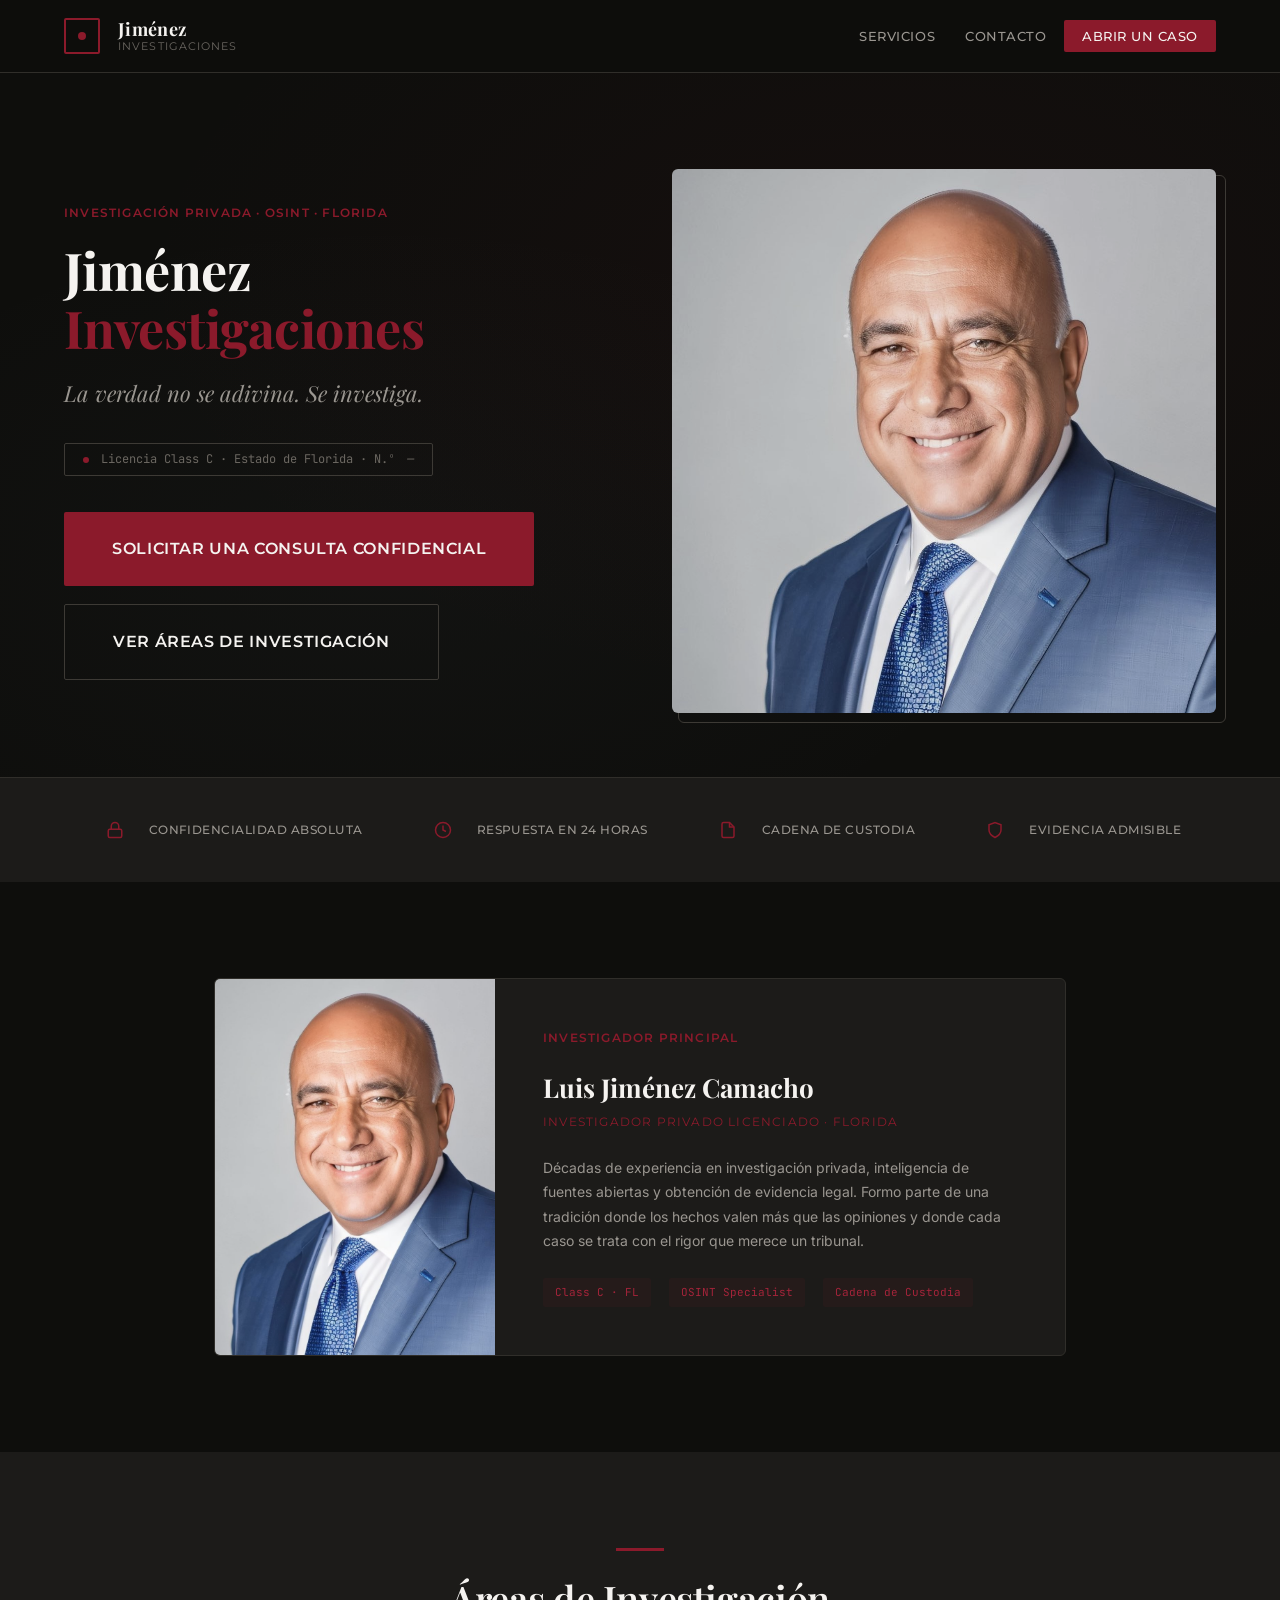
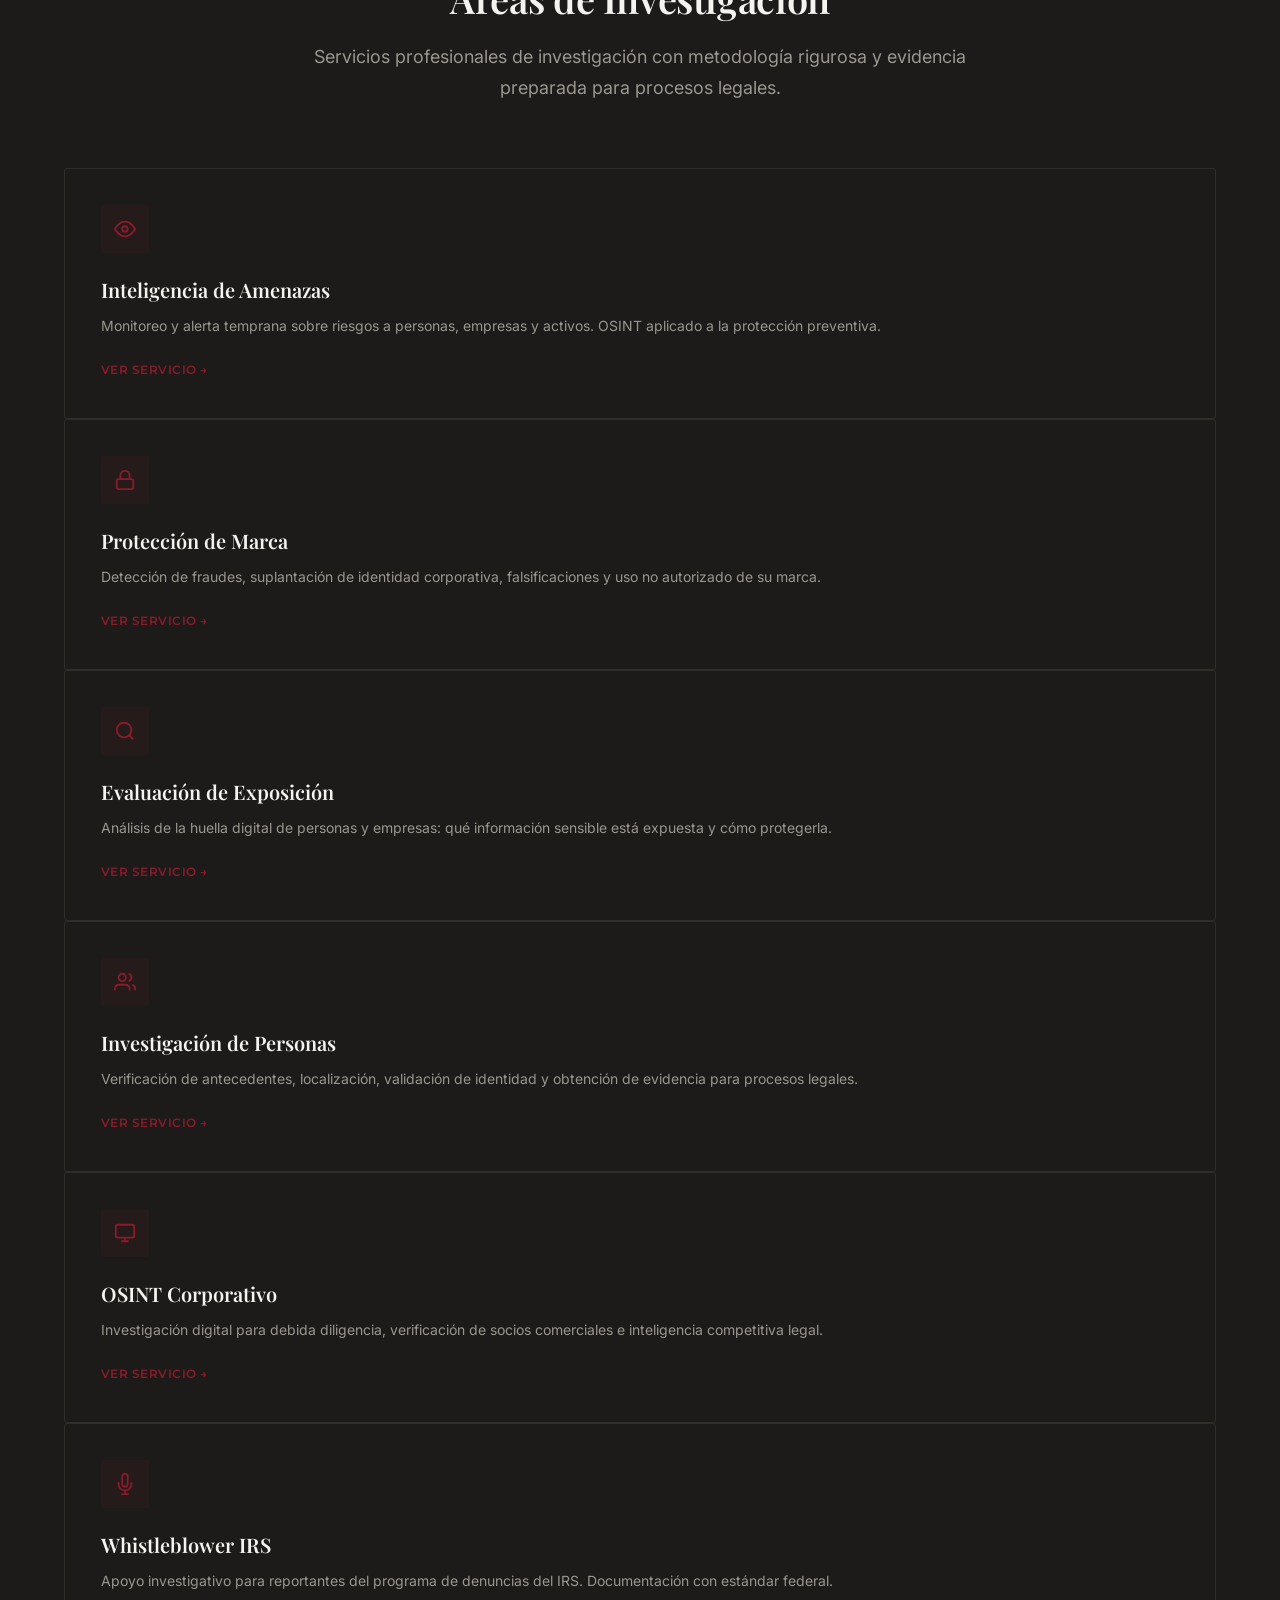
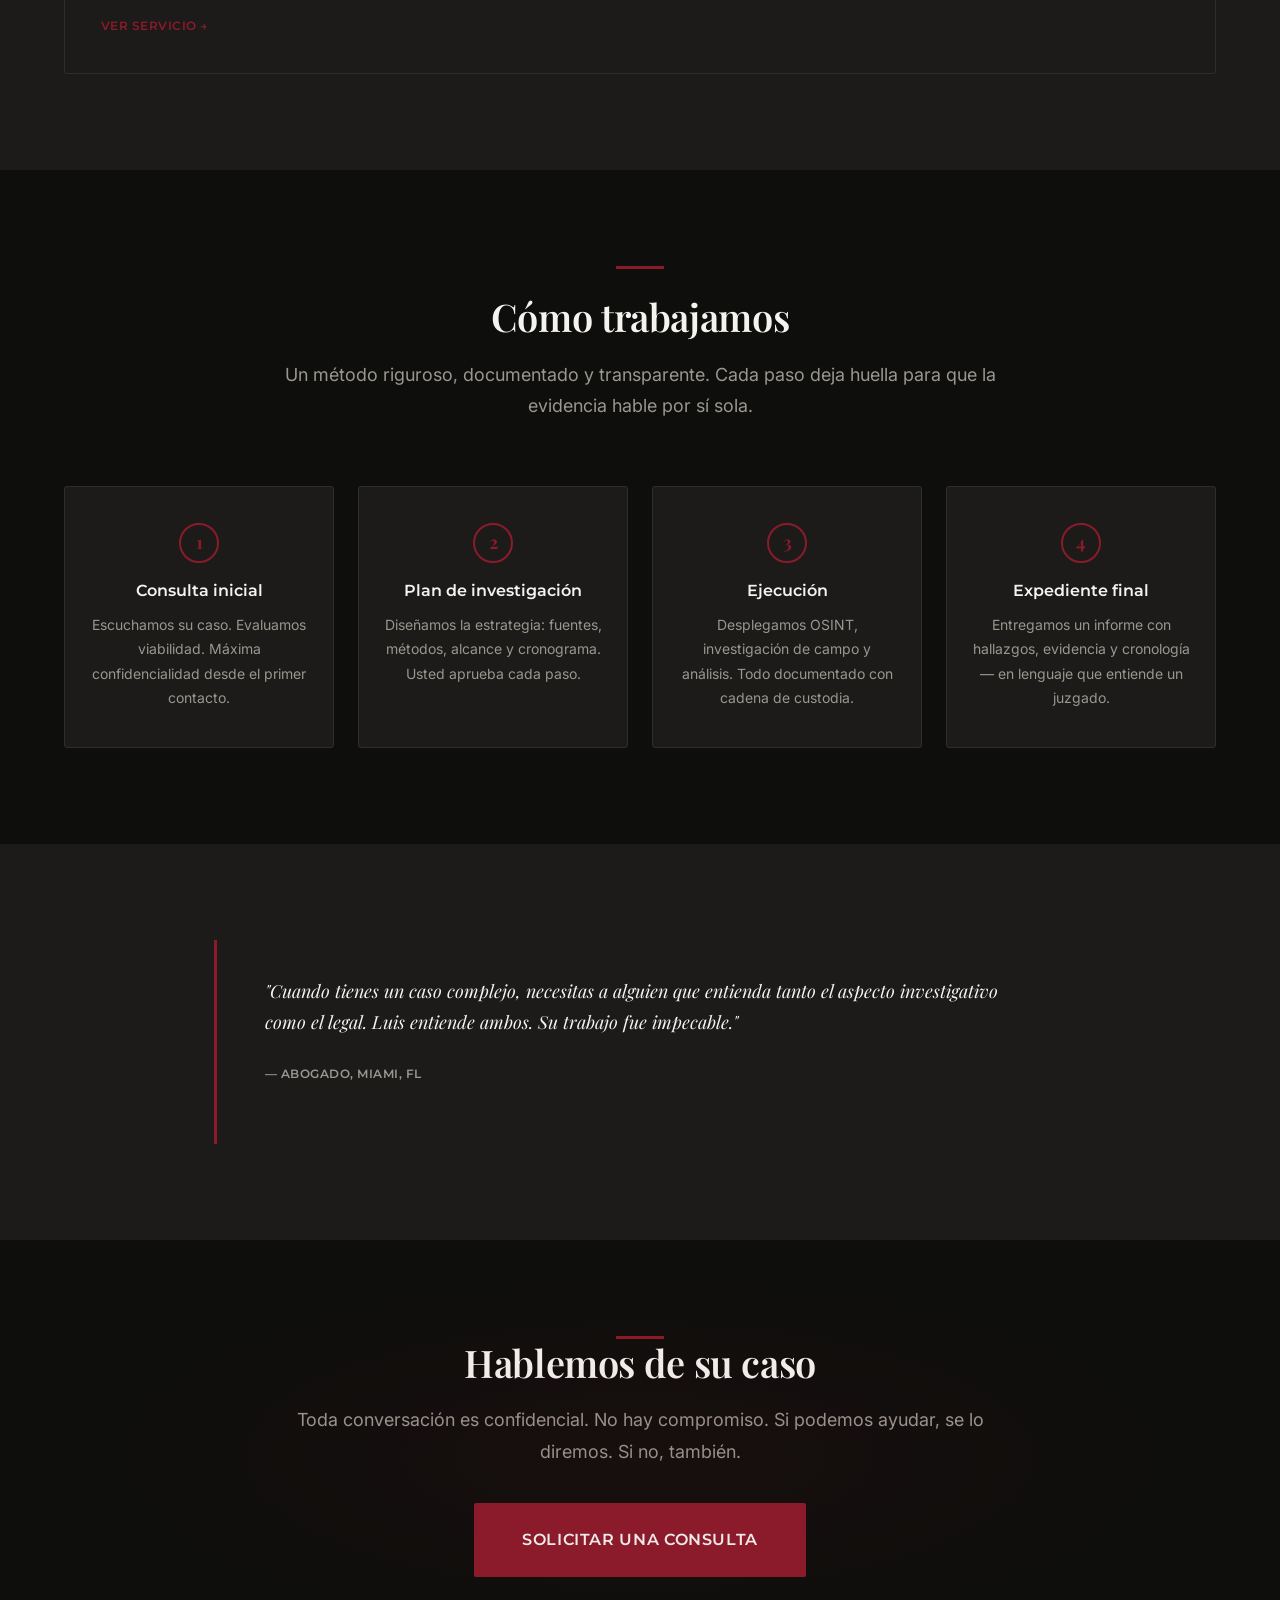
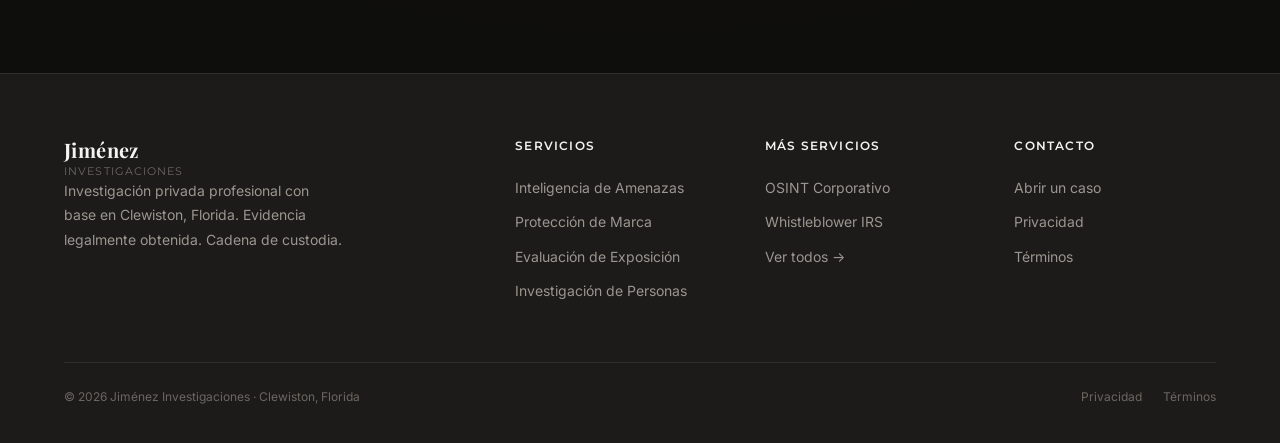
<file: index.html>
<!doctype html>
<html lang="es">
<head>
<meta charset="utf-8"/>
<meta name="viewport" content="width=device-width, initial-scale=1"/>
<title>Jiménez Investigaciones · Investigación Privada &amp; OSINT · Florida</title>
<meta name="description" content="Investigación privada profesional, OSINT y evidencia legalmente obtenida. Liderado por Luis Jiménez Camacho. Clewiston, Florida. La verdad no se adivina. Se investiga."/>
<meta property="og:title" content="Jiménez Investigaciones"/>
<meta property="og:description" content="Investigación privada profesional, OSINT y evidencia legal. Florida."/>
<meta property="og:type" content="website"/>
<link rel="icon" href="data:image/svg+xml,<svg xmlns='http://www.w3.org/2000/svg' viewBox='0 0 32 32'><rect width='32' height='32' rx='4' fill='%230E0E0C'/><rect x='4' y='4' width='24' height='24' rx='3' fill='none' stroke='%238B1A2B' stroke-width='2'/><circle cx='16' cy='16' r='4' fill='%238B1A2B'/></svg>"/>
<link rel="stylesheet" href="assets/styles.css"/>
</head>
<body>

<header class="site-header">
  <div class="site-header__inner">
    <a href="index.html" class="brand">
      <div class="brand__mark"></div>
      <span class="brand__name">Jiménez <small>Investigaciones</small></span>
    </a>
    <button class="nav-toggle" onclick="document.querySelector('.nav').classList.toggle('is-open')" aria-label="Menú">
      <svg width="24" height="24" viewBox="0 0 24 24" fill="none" stroke="currentColor" stroke-width="2"><path d="M3 6h18M3 12h18M3 18h18"/></svg>
    </button>
    <nav class="nav">
      <a href="servicios.html">Servicios</a>
      <a href="contacto.html">Contacto</a>
      <a href="contacto.html" class="cta-nav">Abrir un caso</a>
    </nav>
  </div>
</header>

<main>
  <!-- HERO -->
  <section class="hero">
    <div class="hero__inner">
      <div class="hero__content">
        <p class="hero__eyebrow">Investigación Privada · OSINT · Florida</p>
        <h1 class="hero__title">Jiménez <span class="accent">Investigaciones</span></h1>
        <p class="hero__tagline">La verdad no se adivina. Se investiga.</p>
        <div class="hero__license">
          <span class="dot"></span>
          Licencia Class C · Estado de Florida · N.º <em>—</em>
        </div>
        <div class="hero__actions">
          <a href="contacto.html" class="btn btn--primary btn--lg">Solicitar una consulta confidencial</a>
          <a href="servicios.html" class="btn btn--outline btn--lg">Ver áreas de investigación</a>
        </div>
      </div>
      <div class="hero__image">
        <img src="assets/founder-luis-jimenez.jpg" alt="Luis Jiménez Camacho — Investigador Principal" width="500" height="600" loading="eager"/>
      </div>
    </div>
  </section>

  <!-- TRUST BAR -->
  <section class="section--panel section--border-top">
    <div class="container">
      <div class="trust-bar">
        <div class="trust-item">
          <span class="trust-item__icon">
            <svg viewBox="0 0 24 24" fill="none" stroke="currentColor" stroke-width="2"><rect x="3" y="11" width="18" height="11" rx="2"/><path d="M7 11V7a5 5 0 0110 0v4"/></svg>
          </span>
          Confidencialidad absoluta
        </div>
        <div class="trust-item">
          <span class="trust-item__icon">
            <svg viewBox="0 0 24 24" fill="none" stroke="currentColor" stroke-width="2"><circle cx="12" cy="12" r="10"/><polyline points="12 6 12 12 16 14"/></svg>
          </span>
          Respuesta en 24 horas
        </div>
        <div class="trust-item">
          <span class="trust-item__icon">
            <svg viewBox="0 0 24 24" fill="none" stroke="currentColor" stroke-width="2"><path d="M14 2H6a2 2 0 00-2 2v16a2 2 0 002 2h12a2 2 0 002-2V8z"/><polyline points="14 2 14 8 20 8"/></svg>
          </span>
          Cadena de custodia
        </div>
        <div class="trust-item">
          <span class="trust-item__icon">
            <svg viewBox="0 0 24 24" fill="none" stroke="currentColor" stroke-width="2"><path d="M12 22s8-4 8-10V5l-8-3-8 3v7c0 6 8 10 8 10z"/></svg>
          </span>
          Evidencia admisible
        </div>
      </div>
    </div>
  </section>

  <!-- SOBRE EL FUNDADOR -->
  <section class="section">
    <div class="container container--narrow">
      <div class="founder-card">
        <div class="founder-card__image">
          <img src="assets/founder-luis-jimenez.jpg" alt="Luis Jiménez Camacho" width="280" height="380" loading="lazy"/>
        </div>
        <div class="founder-card__content">
          <p class="eyebrow">Investigador Principal</p>
          <h3 class="founder-card__name">Luis Jiménez Camacho</h3>
          <p class="founder-card__title">Investigador Privado Licenciado · Florida</p>
          <p class="founder-card__bio">Décadas de experiencia en investigación privada, inteligencia de fuentes abiertas y obtención de evidencia legal. Formo parte de una tradición donde los hechos valen más que las opiniones y donde cada caso se trata con el rigor que merece un tribunal.</p>
          <div class="founder-card__creds">
            <span class="cred-badge">Class C · FL</span>
            <span class="cred-badge">OSINT Specialist</span>
            <span class="cred-badge">Cadena de Custodia</span>
          </div>
        </div>
      </div>
    </div>
  </section>

  <!-- SERVICIOS DESTACADOS -->
  <section class="section section--panel">
    <div class="container">
      <div class="section__header">
        <div class="accent-line"></div>
        <h2>Áreas de Investigación</h2>
        <p>Servicios profesionales de investigación con metodología rigurosa y evidencia preparada para procesos legales.</p>
      </div>
      <div class="card-grid--3">
        <div class="card">
          <div class="card__icon">
            <svg viewBox="0 0 24 24" fill="none" stroke="currentColor" stroke-width="2"><path d="M1 12s4-8 11-8 11 8 11 8-4 8-11 8-11-8-11-8z"/><circle cx="12" cy="12" r="3"/></svg>
          </div>
          <h3>Inteligencia de Amenazas</h3>
          <p>Monitoreo y alerta temprana sobre riesgos a personas, empresas y activos. OSINT aplicado a la protección preventiva.</p>
          <a href="servicios.html#threat-intelligence" class="card__link">Ver servicio →</a>
        </div>
        <div class="card">
          <div class="card__icon">
            <svg viewBox="0 0 24 24" fill="none" stroke="currentColor" stroke-width="2"><rect x="3" y="11" width="18" height="11" rx="2"/><path d="M7 11V7a5 5 0 0110 0v4"/></svg>
          </div>
          <h3>Protección de Marca</h3>
          <p>Detección de fraudes, suplantación de identidad corporativa, falsificaciones y uso no autorizado de su marca.</p>
          <a href="servicios.html#brand-protection" class="card__link">Ver servicio →</a>
        </div>
        <div class="card">
          <div class="card__icon">
            <svg viewBox="0 0 24 24" fill="none" stroke="currentColor" stroke-width="2"><circle cx="11" cy="11" r="8"/><path d="M21 21l-4.35-4.35"/></svg>
          </div>
          <h3>Evaluación de Exposición</h3>
          <p>Análisis de la huella digital de personas y empresas: qué información sensible está expuesta y cómo protegerla.</p>
          <a href="servicios.html#exposure-assessment" class="card__link">Ver servicio →</a>
        </div>
        <div class="card">
          <div class="card__icon">
            <svg viewBox="0 0 24 24" fill="none" stroke="currentColor" stroke-width="2"><path d="M17 21v-2a4 4 0 00-4-4H5a4 4 0 00-4 4v2"/><circle cx="9" cy="7" r="4"/><path d="M23 21v-2a4 4 0 00-3-3.87M16 3.13a4 4 0 010 7.75"/></svg>
          </div>
          <h3>Investigación de Personas</h3>
          <p>Verificación de antecedentes, localización, validación de identidad y obtención de evidencia para procesos legales.</p>
          <a href="servicios.html#investigacion-personas" class="card__link">Ver servicio →</a>
        </div>
        <div class="card">
          <div class="card__icon">
            <svg viewBox="0 0 24 24" fill="none" stroke="currentColor" stroke-width="2"><rect x="2" y="3" width="20" height="14" rx="2"/><line x1="8" y1="21" x2="16" y2="21"/><line x1="12" y1="17" x2="12" y2="21"/></svg>
          </div>
          <h3>OSINT Corporativo</h3>
          <p>Investigación digital para debida diligencia, verificación de socios comerciales e inteligencia competitiva legal.</p>
          <a href="servicios.html#osint-corporativo" class="card__link">Ver servicio →</a>
        </div>
        <div class="card">
          <div class="card__icon">
            <svg viewBox="0 0 24 24" fill="none" stroke="currentColor" stroke-width="2"><path d="M12 1a3 3 0 00-3 3v8a3 3 0 006 0V4a3 3 0 00-3-3z"/><path d="M19 10v2a7 7 0 01-14 0v-2"/><line x1="12" y1="19" x2="12" y2="23"/><line x1="8" y1="23" x2="16" y2="23"/></svg>
          </div>
          <h3>Whistleblower IRS</h3>
          <p>Apoyo investigativo para reportantes del programa de denuncias del IRS. Documentación con estándar federal.</p>
          <a href="servicios.html#whistleblower" class="card__link">Ver servicio →</a>
        </div>
      </div>
    </div>
  </section>

  <!-- PROCESO -->
  <section class="section">
    <div class="container">
      <div class="section__header">
        <div class="accent-line"></div>
        <h2>Cómo trabajamos</h2>
        <p>Un método riguroso, documentado y transparente. Cada paso deja huella para que la evidencia hable por sí sola.</p>
      </div>
      <div class="process-steps">
        <div class="process-step">
          <div class="process-step__number">1</div>
          <h4>Consulta inicial</h4>
          <p>Escuchamos su caso. Evaluamos viabilidad. Máxima confidencialidad desde el primer contacto.</p>
        </div>
        <div class="process-step">
          <div class="process-step__number">2</div>
          <h4>Plan de investigación</h4>
          <p>Diseñamos la estrategia: fuentes, métodos, alcance y cronograma. Usted aprueba cada paso.</p>
        </div>
        <div class="process-step">
          <div class="process-step__number">3</div>
          <h4>Ejecución</h4>
          <p>Desplegamos OSINT, investigación de campo y análisis. Todo documentado con cadena de custodia.</p>
        </div>
        <div class="process-step">
          <div class="process-step__number">4</div>
          <h4>Expediente final</h4>
          <p>Entregamos un informe con hallazgos, evidencia y cronología — en lenguaje que entiende un juzgado.</p>
        </div>
      </div>
    </div>
  </section>

  <!-- TESTIMONIAL -->
  <section class="section section--panel">
    <div class="container container--narrow">
      <div class="testimonial">
        <p class="testimonial__text">"Cuando tienes un caso complejo, necesitas a alguien que entienda tanto el aspecto investigativo como el legal. Luis entiende ambos. Su trabajo fue impecable."</p>
        <p class="testimonial__author">— Abogado, Miami, FL</p>
      </div>
    </div>
  </section>

  <!-- CTA -->
  <section class="cta-section">
    <div class="container container--narrow">
      <div class="accent-line accent-line--center"></div>
      <h2>Hablemos de su caso</h2>
      <p>Toda conversación es confidencial. No hay compromiso. Si podemos ayudar, se lo diremos. Si no, también.</p>
      <a href="contacto.html" class="btn btn--primary btn--lg">Solicitar una consulta</a>
    </div>
  </section>
</main>

<footer class="site-footer">
  <div class="container">
    <div class="footer__grid">
      <div class="footer__brand">
        <span class="brand__name">Jiménez <small>Investigaciones</small></span>
        <p>Investigación privada profesional con base en Clewiston, Florida. Evidencia legalmente obtenida. Cadena de custodia.</p>
      </div>
      <div class="footer__col">
        <h4>Servicios</h4>
        <a href="servicios.html#threat-intelligence">Inteligencia de Amenazas</a>
        <a href="servicios.html#brand-protection">Protección de Marca</a>
        <a href="servicios.html#exposure-assessment">Evaluación de Exposición</a>
        <a href="servicios.html#investigacion-personas">Investigación de Personas</a>
      </div>
      <div class="footer__col">
        <h4>Más servicios</h4>
        <a href="servicios.html#osint-corporativo">OSINT Corporativo</a>
        <a href="servicios.html#whistleblower">Whistleblower IRS</a>
        <a href="servicios.html">Ver todos →</a>
      </div>
      <div class="footer__col">
        <h4>Contacto</h4>
        <a href="contacto.html">Abrir un caso</a>
        <a href="privacidad.html">Privacidad</a>
        <a href="terminos.html">Términos</a>
      </div>
    </div>
    <div class="footer__bottom">
      <span>© 2026 Jiménez Investigaciones · Clewiston, Florida</span>
      <span>
        <a href="privacidad.html">Privacidad</a>
        <a href="terminos.html">Términos</a>
      </span>
    </div>
  </div>
</footer>

<script>
document.querySelectorAll('.nav a').forEach(function(link) {
  link.addEventListener('click', function() {
    document.querySelector('.nav').classList.remove('is-open');
  });
});
</script>
</body>
</html>
</file>
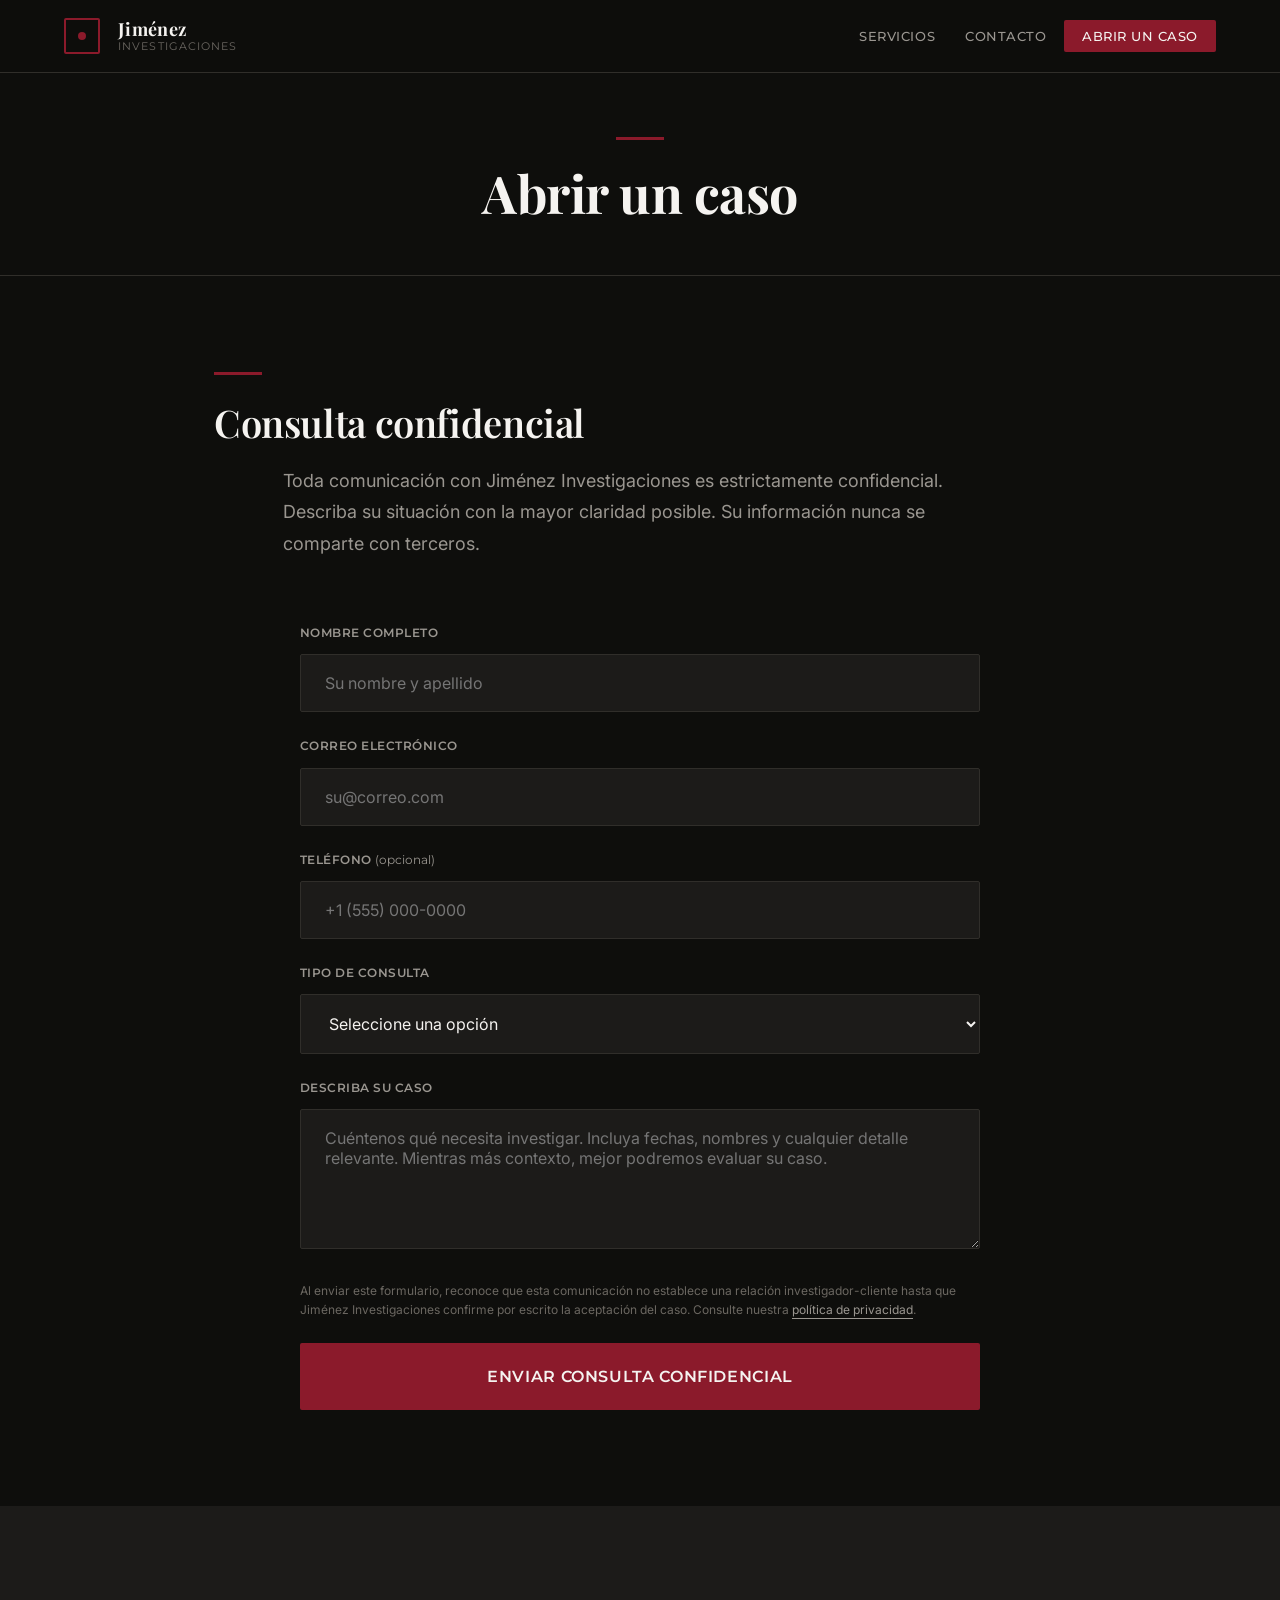
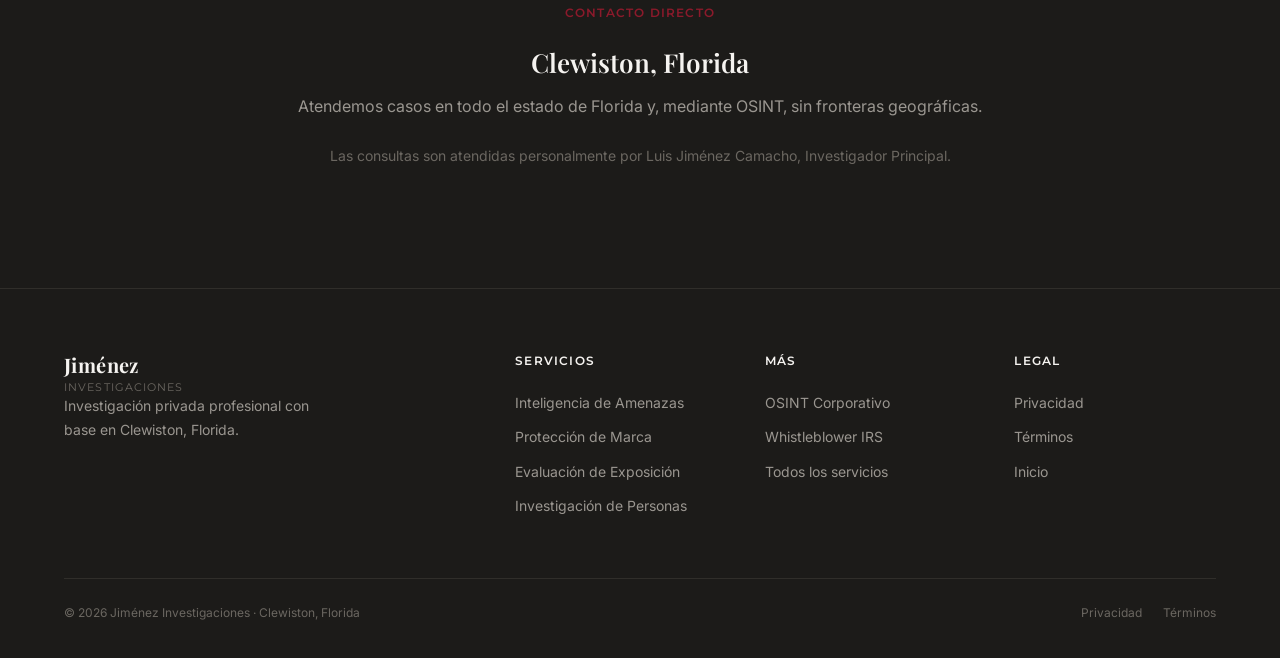
<file: contacto.html>
<!doctype html>
<html lang="es">
<head>
<meta charset="utf-8"/>
<meta name="viewport" content="width=device-width, initial-scale=1"/>
<title>Contacto · Jiménez Investigaciones</title>
<meta name="description" content="Solicite una consulta confidencial. Toda comunicación es privada y sin compromiso."/>
<meta property="og:title" content="Contacto · Jiménez Investigaciones"/>
<meta property="og:description" content="Consulta confidencial sin compromiso."/>
<meta property="og:type" content="website"/>
<link rel="icon" href="data:image/svg+xml,<svg xmlns='http://www.w3.org/2000/svg' viewBox='0 0 32 32'><rect width='32' height='32' rx='4' fill='%230E0E0C'/><rect x='4' y='4' width='24' height='24' rx='3' fill='none' stroke='%238B1A2B' stroke-width='2'/><circle cx='16' cy='16' r='4' fill='%238B1A2B'/></svg>"/>
<link rel="stylesheet" href="assets/styles.css"/>
</head>
<body>

<header class="site-header">
  <div class="site-header__inner">
    <a href="index.html" class="brand">
      <div class="brand__mark"></div>
      <span class="brand__name">Jiménez <small>Investigaciones</small></span>
    </a>
    <button class="nav-toggle" onclick="document.querySelector('.nav').classList.toggle('is-open')" aria-label="Menú">
      <svg width="24" height="24" viewBox="0 0 24 24" fill="none" stroke="currentColor" stroke-width="2"><path d="M3 6h18M3 12h18M3 18h18"/></svg>
    </button>
    <nav class="nav">
      <a href="servicios.html">Servicios</a>
      <a href="contacto.html">Contacto</a>
      <a href="contacto.html" class="cta-nav">Abrir un caso</a>
    </nav>
  </div>
</header>

<main>
  <section class="page-header">
    <div class="container">
      <div class="accent-line"></div>
      <h1>Abrir un caso</h1>
    </div>
  </section>

  <section class="section">
    <div class="container container--narrow">
      <div class="section__header section__header--left">
        <div class="accent-line"></div>
        <h2>Consulta confidencial</h2>
        <p>Toda comunicación con Jiménez Investigaciones es estrictamente confidencial. Describa su situación con la mayor claridad posible. Su información nunca se comparte con terceros.</p>
      </div>

      <form class="form" action="#" method="POST" netlify data-netlify="true" name="contacto">
        <input type="hidden" name="form-name" value="contacto"/>

        <div class="form-group">
          <label for="nombre">Nombre completo</label>
          <input type="text" id="nombre" name="nombre" required placeholder="Su nombre y apellido"/>
        </div>

        <div class="form-group">
          <label for="email">Correo electrónico</label>
          <input type="email" id="email" name="email" required placeholder="su@correo.com"/>
        </div>

        <div class="form-group">
          <label for="telefono">Teléfono <span style="font-weight:400;text-transform:none;letter-spacing:0;">(opcional)</span></label>
          <input type="tel" id="telefono" name="telefono" placeholder="+1 (555) 000-0000"/>
        </div>

        <div class="form-group">
          <label for="tipo">Tipo de consulta</label>
          <select id="tipo" name="tipo">
            <option value="">Seleccione una opción</option>
            <option value="amenazas">Inteligencia de Amenazas</option>
            <option value="marca">Protección de Marca</option>
            <option value="exposicion">Evaluación de Exposición</option>
            <option value="personas">Investigación de Personas</option>
            <option value="corporativo">OSINT Corporativo</option>
            <option value="whistleblower">Whistleblower IRS</option>
            <option value="otro">Otro / No estoy seguro</option>
          </select>
        </div>

        <div class="form-group">
          <label for="mensaje">Describa su caso</label>
          <textarea id="mensaje" name="mensaje" required placeholder="Cuéntenos qué necesita investigar. Incluya fechas, nombres y cualquier detalle relevante. Mientras más contexto, mejor podremos evaluar su caso."></textarea>
        </div>

        <p class="form-disclaimer">
          Al enviar este formulario, reconoce que esta comunicación no establece una relación investigador-cliente hasta que Jiménez Investigaciones confirme por escrito la aceptación del caso. Consulte nuestra <a href="privacidad.html">política de privacidad</a>.
        </p>

        <button type="submit" class="btn btn--primary btn--lg" style="width:100%;justify-content:center;">Enviar consulta confidencial</button>
      </form>
    </div>
  </section>

  <section class="section section--panel">
    <div class="container container--narrow" style="text-align:center;">
      <p class="eyebrow">Contacto directo</p>
      <h3 style="margin-bottom:var(--space-2);">Clewiston, Florida</h3>
      <p style="color:var(--fg-muted);">Atendemos casos en todo el estado de Florida y, mediante OSINT, sin fronteras geográficas.</p>
      <p style="font-size:var(--fs-body-sm);color:var(--ji-muted-2);margin-top:var(--space-4);">
        Las consultas son atendidas personalmente por Luis Jiménez Camacho, Investigador Principal.
      </p>
    </div>
  </section>
</main>

<footer class="site-footer">
  <div class="container">
    <div class="footer__grid">
      <div class="footer__brand">
        <span class="brand__name">Jiménez <small>Investigaciones</small></span>
        <p>Investigación privada profesional con base en Clewiston, Florida.</p>
      </div>
      <div class="footer__col">
        <h4>Servicios</h4>
        <a href="servicios.html#threat-intelligence">Inteligencia de Amenazas</a>
        <a href="servicios.html#brand-protection">Protección de Marca</a>
        <a href="servicios.html#exposure-assessment">Evaluación de Exposición</a>
        <a href="servicios.html#investigacion-personas">Investigación de Personas</a>
      </div>
      <div class="footer__col">
        <h4>Más</h4>
        <a href="servicios.html#osint-corporativo">OSINT Corporativo</a>
        <a href="servicios.html#whistleblower">Whistleblower IRS</a>
        <a href="servicios.html">Todos los servicios</a>
      </div>
      <div class="footer__col">
        <h4>Legal</h4>
        <a href="privacidad.html">Privacidad</a>
        <a href="terminos.html">Términos</a>
        <a href="index.html">Inicio</a>
      </div>
    </div>
    <div class="footer__bottom">
      <span>© 2026 Jiménez Investigaciones · Clewiston, Florida</span>
      <span>
        <a href="privacidad.html">Privacidad</a>
        <a href="terminos.html">Términos</a>
      </span>
    </div>
  </div>
</footer>

<script>
document.querySelectorAll('.nav a').forEach(function(link) {
  link.addEventListener('click', function() {
    document.querySelector('.nav').classList.remove('is-open');
  });
});
</script>
</body>
</html>
</file>
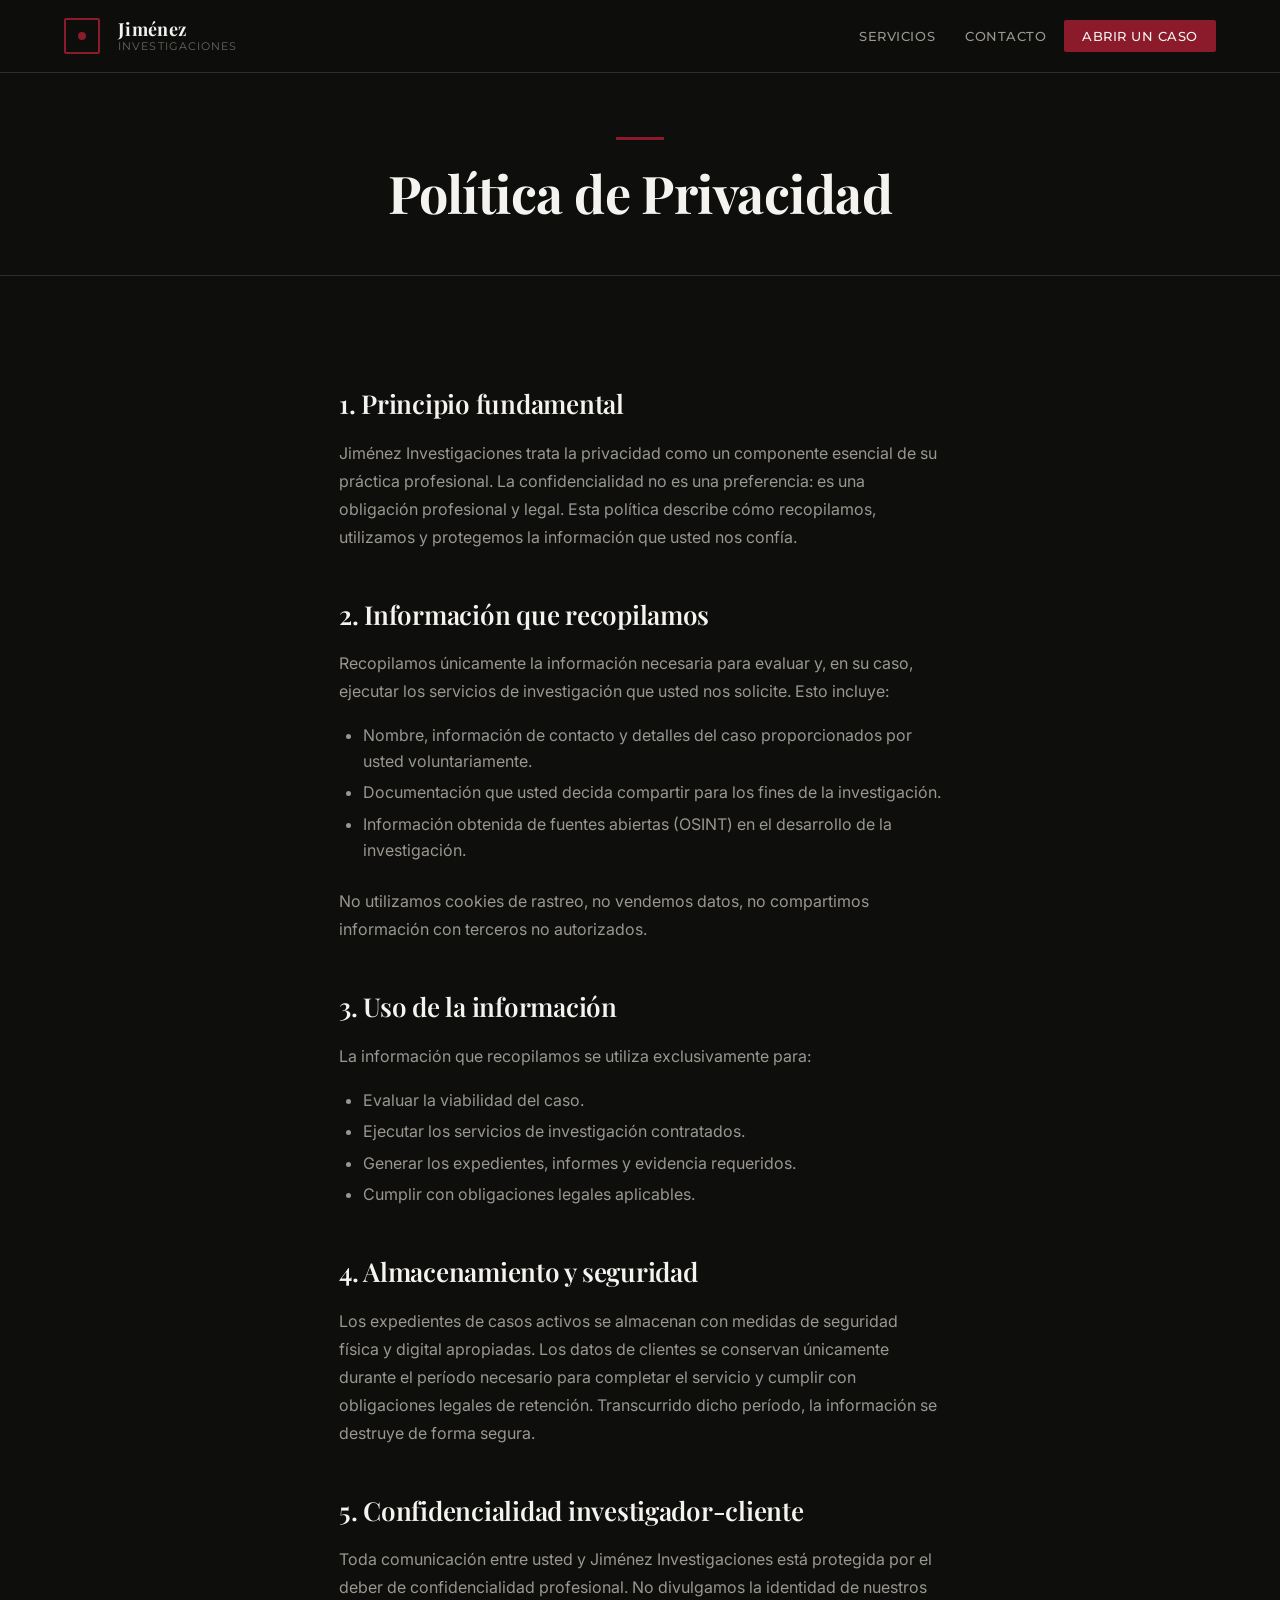
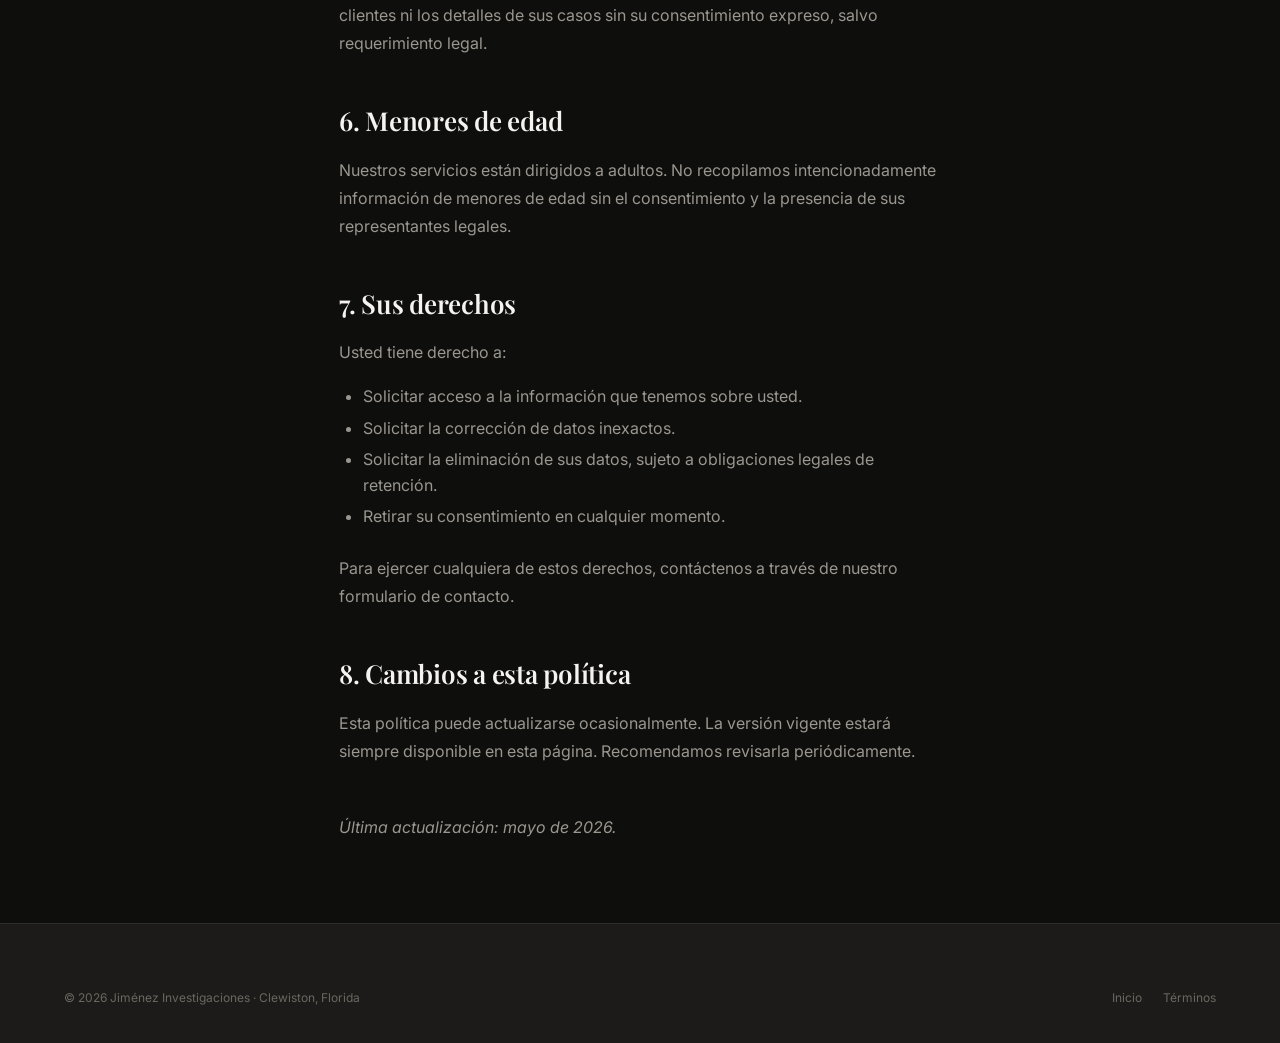
<file: privacidad.html>
<!doctype html>
<html lang="es">
<head>
<meta charset="utf-8"/>
<meta name="viewport" content="width=device-width, initial-scale=1"/>
<title>Privacidad · Jiménez Investigaciones</title>
<meta name="description" content="Política de privacidad — cómo protegemos su información."/>
<meta property="og:title" content="Política de Privacidad · Jiménez Investigaciones"/>
<meta property="og:type" content="website"/>
<link rel="icon" href="data:image/svg+xml,<svg xmlns='http://www.w3.org/2000/svg' viewBox='0 0 32 32'><rect width='32' height='32' rx='4' fill='%230E0E0C'/><rect x='4' y='4' width='24' height='24' rx='3' fill='none' stroke='%238B1A2B' stroke-width='2'/><circle cx='16' cy='16' r='4' fill='%238B1A2B'/></svg>"/>
<link rel="stylesheet" href="assets/styles.css"/>
</head>
<body>

<header class="site-header">
  <div class="site-header__inner">
    <a href="index.html" class="brand">
      <div class="brand__mark"></div>
      <span class="brand__name">Jiménez <small>Investigaciones</small></span>
    </a>
    <button class="nav-toggle" onclick="document.querySelector('.nav').classList.toggle('is-open')" aria-label="Menú">
      <svg width="24" height="24" viewBox="0 0 24 24" fill="none" stroke="currentColor" stroke-width="2"><path d="M3 6h18M3 12h18M3 18h18"/></svg>
    </button>
    <nav class="nav">
      <a href="servicios.html">Servicios</a>
      <a href="contacto.html">Contacto</a>
      <a href="contacto.html" class="cta-nav">Abrir un caso</a>
    </nav>
  </div>
</header>

<main>
  <section class="page-header">
    <div class="container">
      <div class="accent-line"></div>
      <h1>Política de Privacidad</h1>
    </div>
  </section>

  <article class="prose">
    <h2>1. Principio fundamental</h2>
    <p>Jiménez Investigaciones trata la privacidad como un componente esencial de su práctica profesional. La confidencialidad no es una preferencia: es una obligación profesional y legal. Esta política describe cómo recopilamos, utilizamos y protegemos la información que usted nos confía.</p>

    <h2>2. Información que recopilamos</h2>
    <p>Recopilamos únicamente la información necesaria para evaluar y, en su caso, ejecutar los servicios de investigación que usted nos solicite. Esto incluye:</p>
    <ul>
      <li>Nombre, información de contacto y detalles del caso proporcionados por usted voluntariamente.</li>
      <li>Documentación que usted decida compartir para los fines de la investigación.</li>
      <li>Información obtenida de fuentes abiertas (OSINT) en el desarrollo de la investigación.</li>
    </ul>
    <p>No utilizamos cookies de rastreo, no vendemos datos, no compartimos información con terceros no autorizados.</p>

    <h2>3. Uso de la información</h2>
    <p>La información que recopilamos se utiliza exclusivamente para:</p>
    <ul>
      <li>Evaluar la viabilidad del caso.</li>
      <li>Ejecutar los servicios de investigación contratados.</li>
      <li>Generar los expedientes, informes y evidencia requeridos.</li>
      <li>Cumplir con obligaciones legales aplicables.</li>
    </ul>

    <h2>4. Almacenamiento y seguridad</h2>
    <p>Los expedientes de casos activos se almacenan con medidas de seguridad física y digital apropiadas. Los datos de clientes se conservan únicamente durante el período necesario para completar el servicio y cumplir con obligaciones legales de retención. Transcurrido dicho período, la información se destruye de forma segura.</p>

    <h2>5. Confidencialidad investigador-cliente</h2>
    <p>Toda comunicación entre usted y Jiménez Investigaciones está protegida por el deber de confidencialidad profesional. No divulgamos la identidad de nuestros clientes ni los detalles de sus casos sin su consentimiento expreso, salvo requerimiento legal.</p>

    <h2>6. Menores de edad</h2>
    <p>Nuestros servicios están dirigidos a adultos. No recopilamos intencionadamente información de menores de edad sin el consentimiento y la presencia de sus representantes legales.</p>

    <h2>7. Sus derechos</h2>
    <p>Usted tiene derecho a:</p>
    <ul>
      <li>Solicitar acceso a la información que tenemos sobre usted.</li>
      <li>Solicitar la corrección de datos inexactos.</li>
      <li>Solicitar la eliminación de sus datos, sujeto a obligaciones legales de retención.</li>
      <li>Retirar su consentimiento en cualquier momento.</li>
    </ul>
    <p>Para ejercer cualquiera de estos derechos, contáctenos a través de nuestro formulario de contacto.</p>

    <h2>8. Cambios a esta política</h2>
    <p>Esta política puede actualizarse ocasionalmente. La versión vigente estará siempre disponible en esta página. Recomendamos revisarla periódicamente.</p>

    <p style="margin-top:var(--space-6);font-style:italic;">Última actualización: mayo de 2026.</p>
  </article>
</main>

<footer class="site-footer">
  <div class="container">
    <div class="footer__bottom" style="border-top:none;padding-top:0;">
      <span>© 2026 Jiménez Investigaciones · Clewiston, Florida</span>
      <span><a href="index.html">Inicio</a> <a href="terminos.html">Términos</a></span>
    </div>
  </div>
</footer>
</body>
</html>
</file>
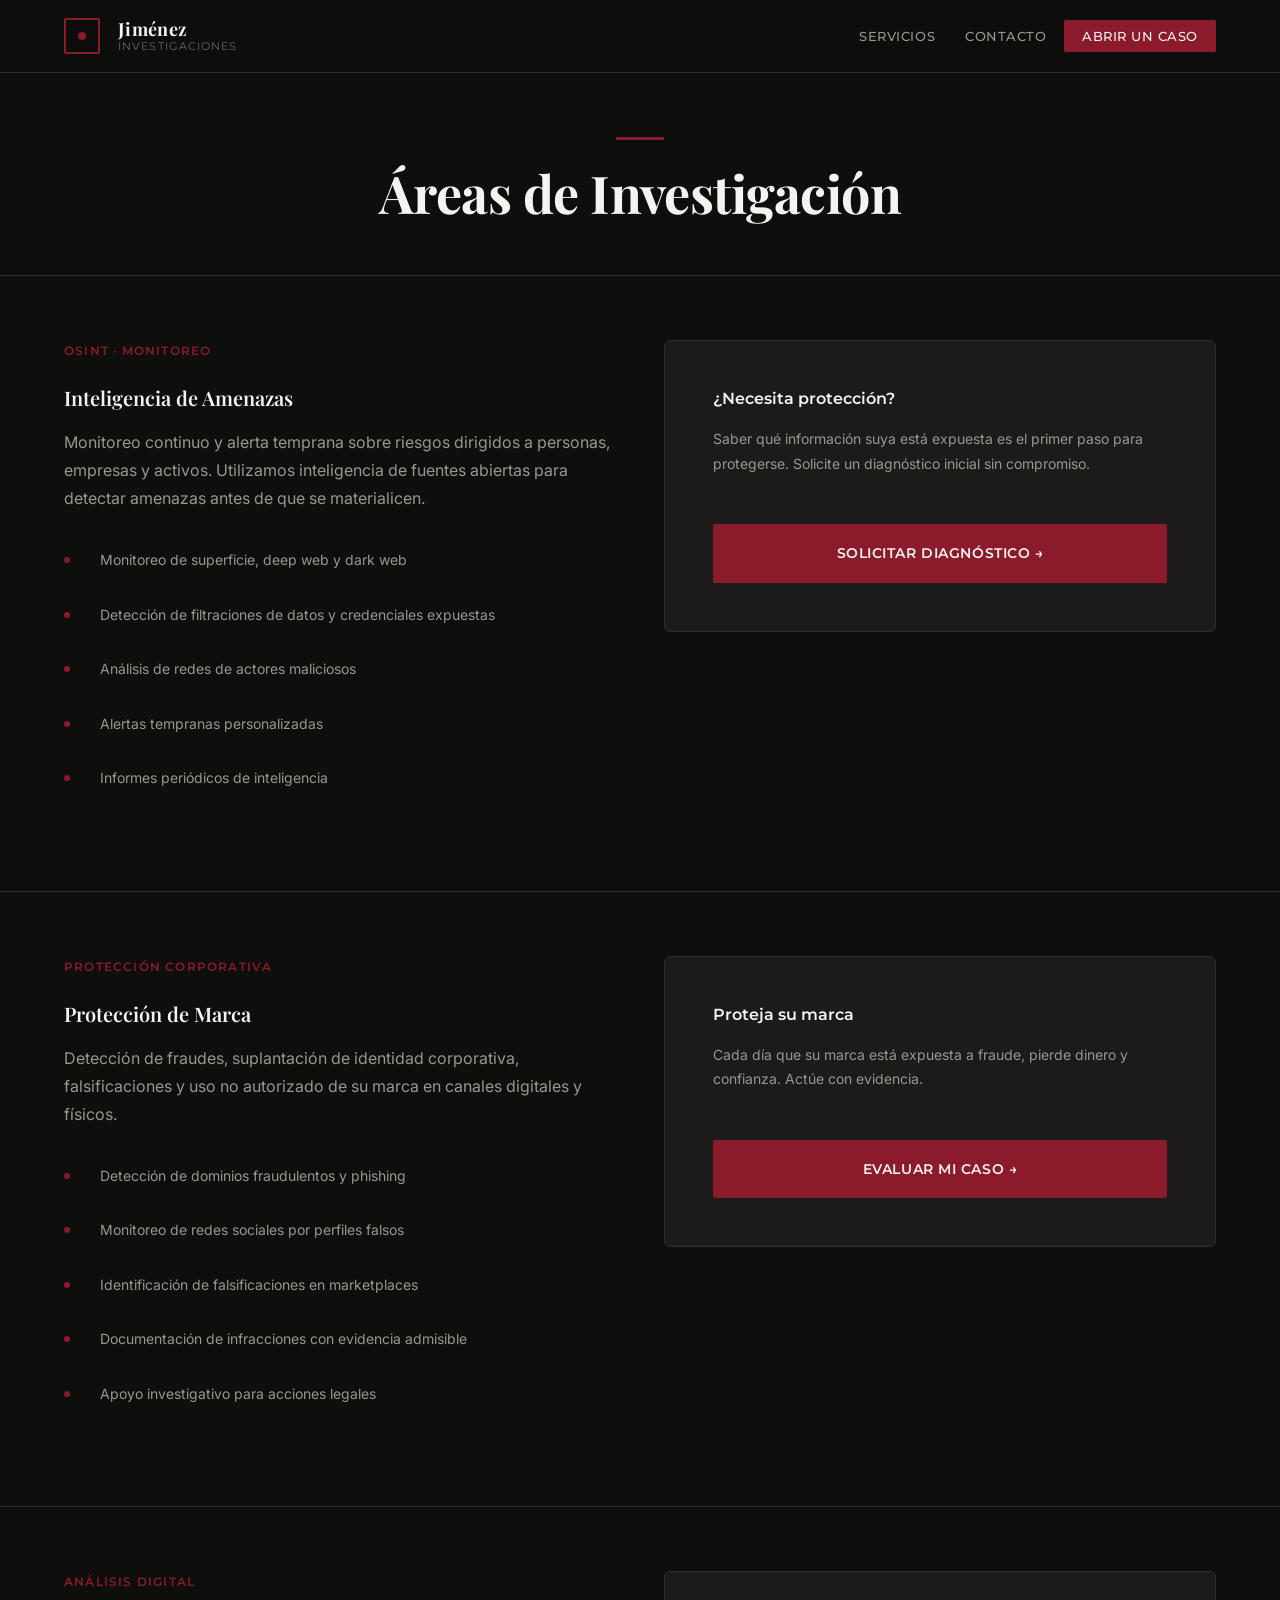
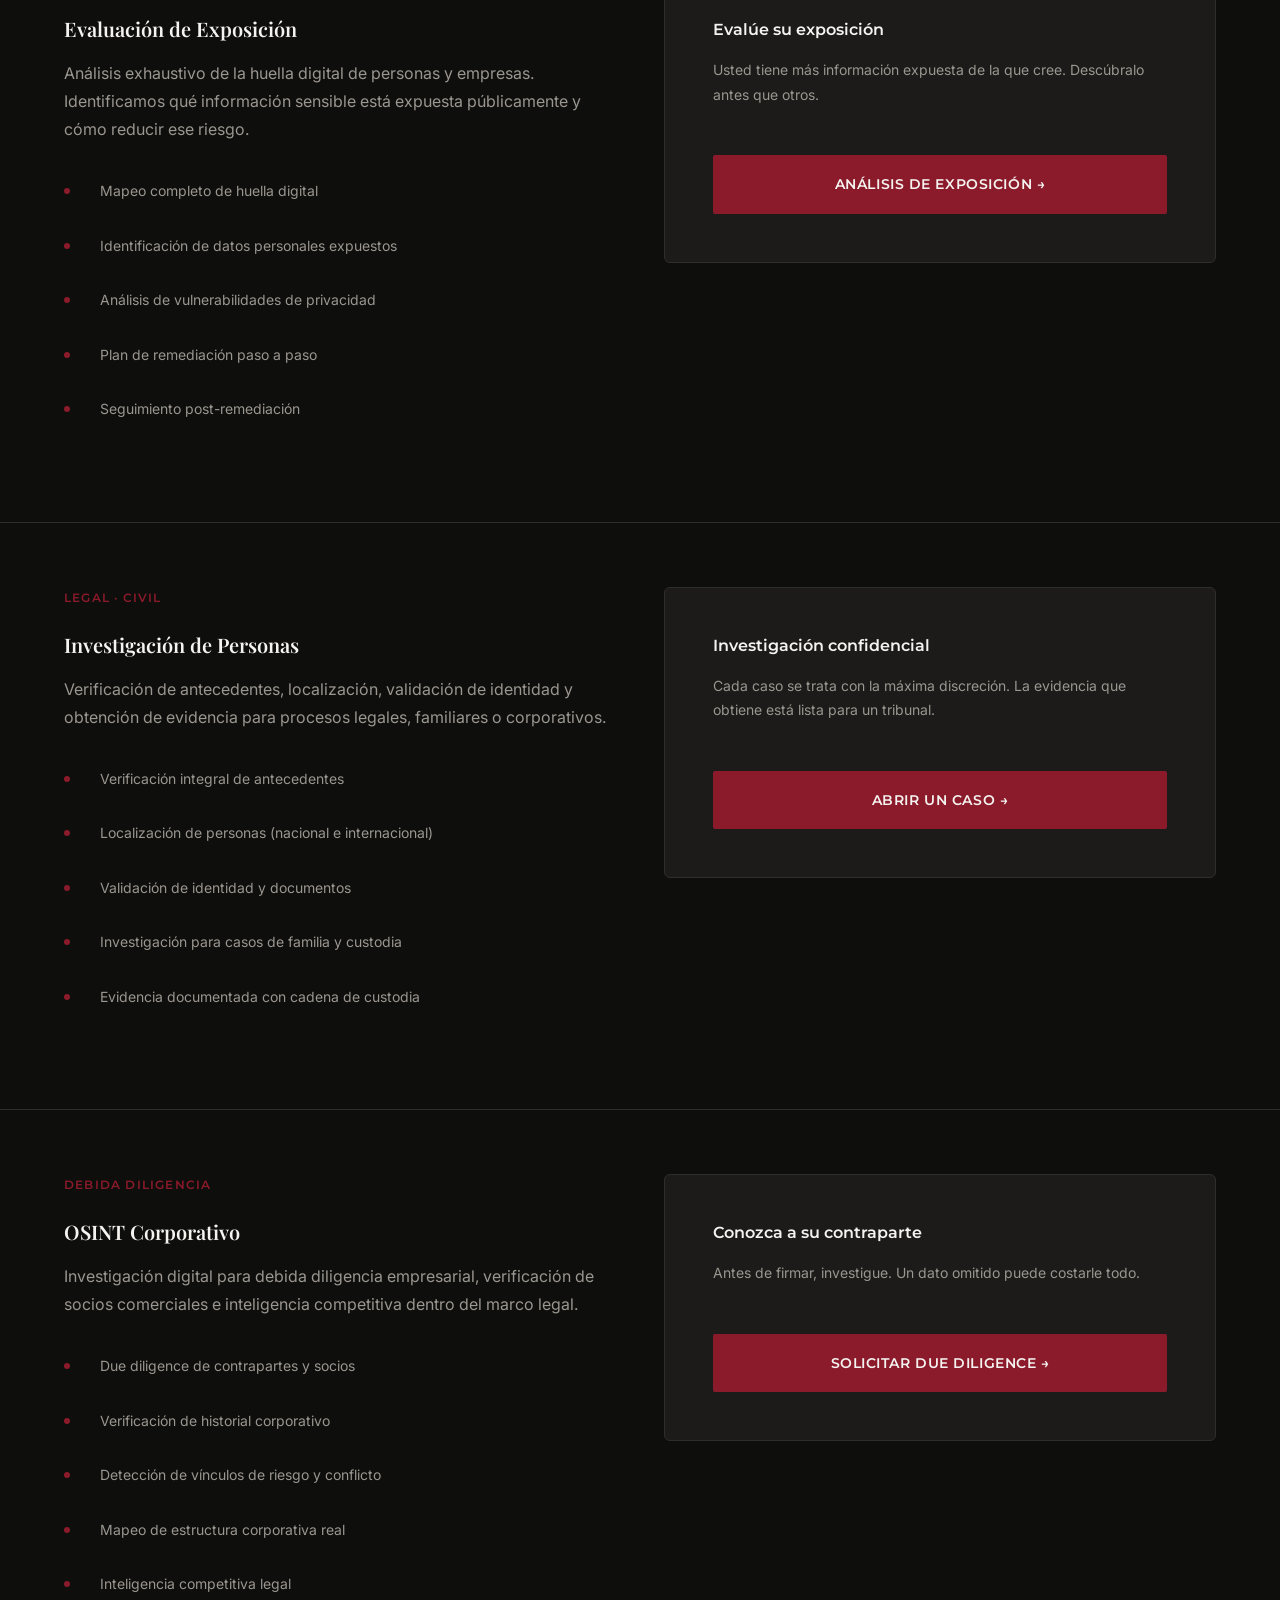
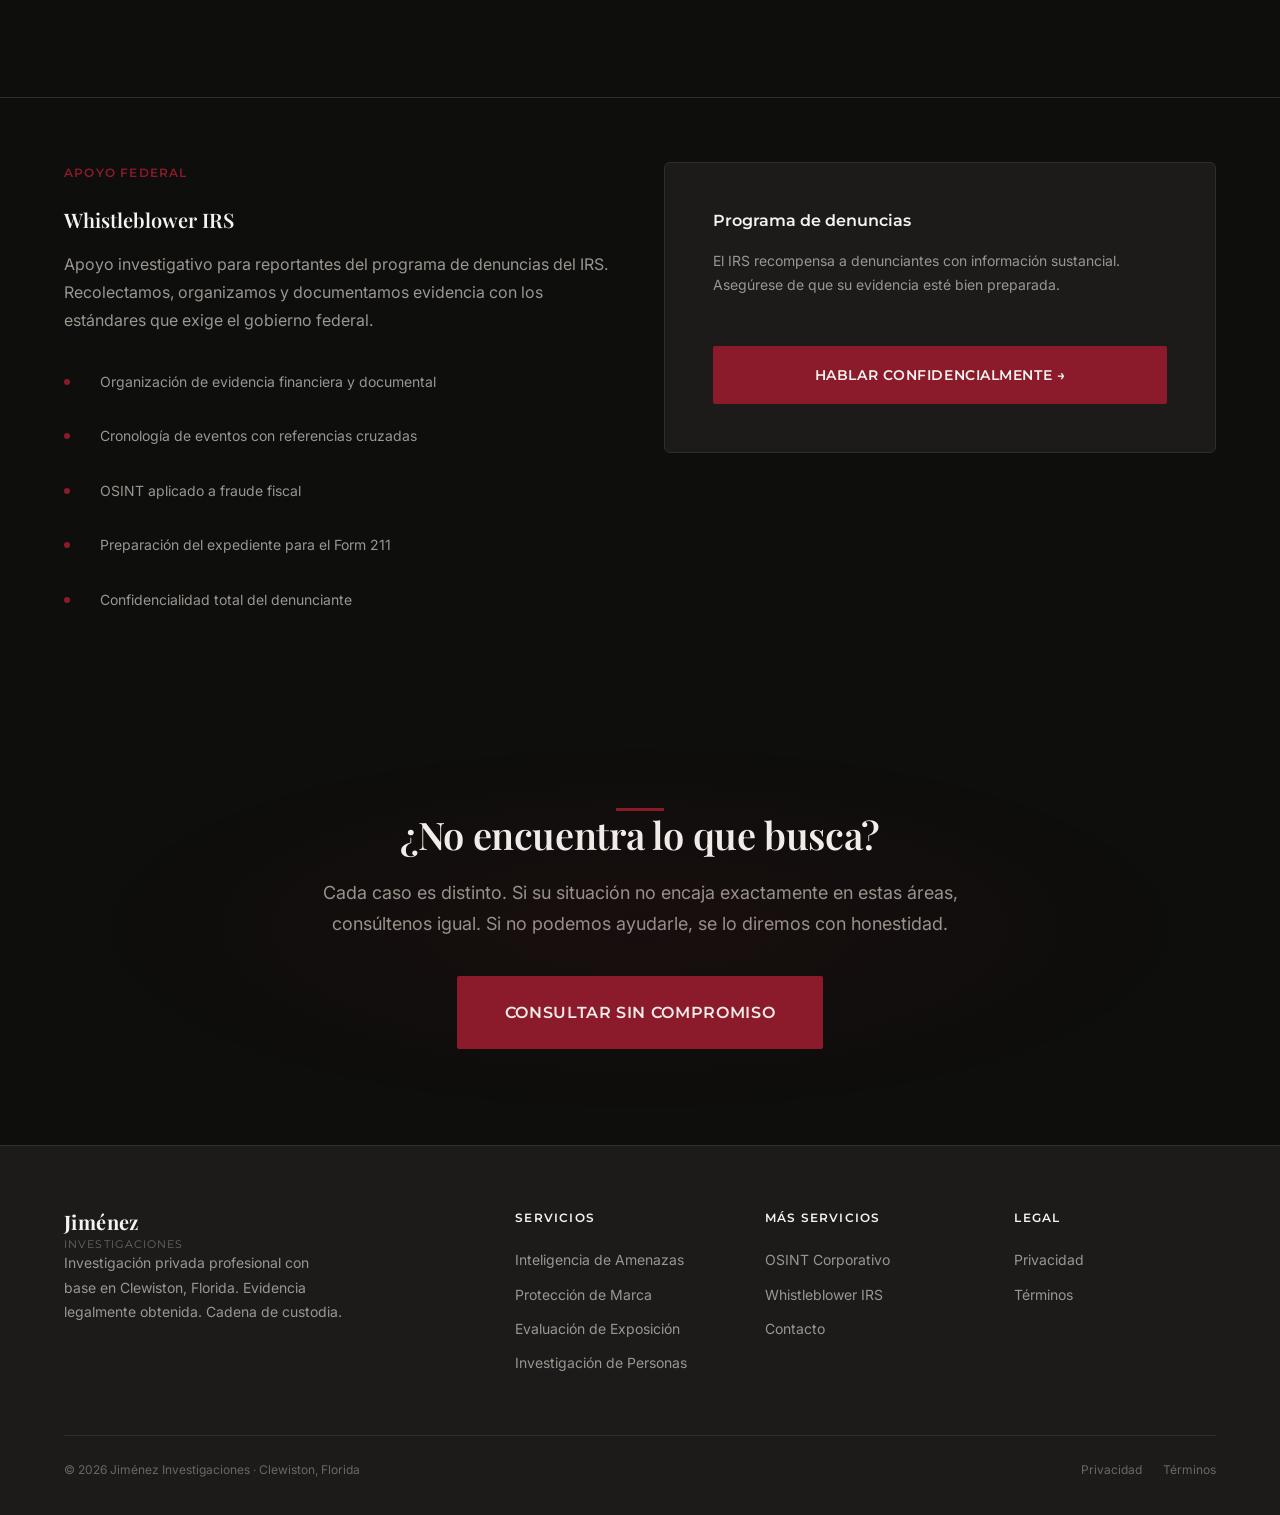
<file: servicios.html>
<!doctype html>
<html lang="es">
<head>
<meta charset="utf-8"/>
<meta name="viewport" content="width=device-width, initial-scale=1"/>
<title>Servicios · Jiménez Investigaciones</title>
<meta name="description" content="Áreas de investigación: OSINT, protección de marca, inteligencia de amenazas, evaluación de exposición, investigación civil, whistleblower IRS y más."/>
<meta property="og:title" content="Servicios de Investigación · Jiménez Investigaciones"/>
<meta property="og:description" content="Investigación profesional con metodología rigurosa y evidencia legalmente obtenida."/>
<meta property="og:type" content="website"/>
<link rel="icon" href="data:image/svg+xml,<svg xmlns='http://www.w3.org/2000/svg' viewBox='0 0 32 32'><rect width='32' height='32' rx='4' fill='%230E0E0C'/><rect x='4' y='4' width='24' height='24' rx='3' fill='none' stroke='%238B1A2B' stroke-width='2'/><circle cx='16' cy='16' r='4' fill='%238B1A2B'/></svg>"/>
<link rel="stylesheet" href="assets/styles.css"/>
</head>
<body>

<header class="site-header">
  <div class="site-header__inner">
    <a href="index.html" class="brand">
      <div class="brand__mark"></div>
      <span class="brand__name">Jiménez <small>Investigaciones</small></span>
    </a>
    <button class="nav-toggle" onclick="document.querySelector('.nav').classList.toggle('is-open')" aria-label="Menú">
      <svg width="24" height="24" viewBox="0 0 24 24" fill="none" stroke="currentColor" stroke-width="2"><path d="M3 6h18M3 12h18M3 18h18"/></svg>
    </button>
    <nav class="nav">
      <a href="servicios.html">Servicios</a>
      <a href="contacto.html">Contacto</a>
      <a href="contacto.html" class="cta-nav">Abrir un caso</a>
    </nav>
  </div>
</header>

<main>
  <section class="page-header">
    <div class="container">
      <div class="accent-line"></div>
      <h1>Áreas de Investigación</h1>
    </div>
  </section>

  <!-- THREAT INTELLIGENCE -->
  <section class="service-detail" id="threat-intelligence">
    <div class="container">
      <div class="service-detail__grid">
        <div class="service-detail__content">
          <p class="eyebrow">OSINT · Monitoreo</p>
          <h3>Inteligencia de Amenazas</h3>
          <p>Monitoreo continuo y alerta temprana sobre riesgos dirigidos a personas, empresas y activos. Utilizamos inteligencia de fuentes abiertas para detectar amenazas antes de que se materialicen.</p>
          <ul>
            <li>Monitoreo de superficie, deep web y dark web</li>
            <li>Detección de filtraciones de datos y credenciales expuestas</li>
            <li>Análisis de redes de actores maliciosos</li>
            <li>Alertas tempranas personalizadas</li>
            <li>Informes periódicos de inteligencia</li>
          </ul>
        </div>
        <div class="service-detail__sidebar">
          <h4>¿Necesita protección?</h4>
          <p style="font-size:14px;color:var(--fg-muted);">Saber qué información suya está expuesta es el primer paso para protegerse. Solicite un diagnóstico inicial sin compromiso.</p>
          <a href="contacto.html" class="btn btn--primary">Solicitar diagnóstico →</a>
        </div>
      </div>
    </div>
  </section>

  <hr style="border:none;border-top:1px solid var(--ji-line);margin:0;">

  <!-- BRAND PROTECTION -->
  <section class="service-detail" id="brand-protection">
    <div class="container">
      <div class="service-detail__grid">
        <div class="service-detail__content">
          <p class="eyebrow">Protección Corporativa</p>
          <h3>Protección de Marca</h3>
          <p>Detección de fraudes, suplantación de identidad corporativa, falsificaciones y uso no autorizado de su marca en canales digitales y físicos.</p>
          <ul>
            <li>Detección de dominios fraudulentos y phishing</li>
            <li>Monitoreo de redes sociales por perfiles falsos</li>
            <li>Identificación de falsificaciones en marketplaces</li>
            <li>Documentación de infracciones con evidencia admisible</li>
            <li>Apoyo investigativo para acciones legales</li>
          </ul>
        </div>
        <div class="service-detail__sidebar">
          <h4>Proteja su marca</h4>
          <p style="font-size:14px;color:var(--fg-muted);">Cada día que su marca está expuesta a fraude, pierde dinero y confianza. Actúe con evidencia.</p>
          <a href="contacto.html" class="btn btn--primary">Evaluar mi caso →</a>
        </div>
      </div>
    </div>
  </section>

  <hr style="border:none;border-top:1px solid var(--ji-line);margin:0;">

  <!-- EXPOSURE ASSESSMENT -->
  <section class="service-detail" id="exposure-assessment">
    <div class="container">
      <div class="service-detail__grid">
        <div class="service-detail__content">
          <p class="eyebrow">Análisis Digital</p>
          <h3>Evaluación de Exposición</h3>
          <p>Análisis exhaustivo de la huella digital de personas y empresas. Identificamos qué información sensible está expuesta públicamente y cómo reducir ese riesgo.</p>
          <ul>
            <li>Mapeo completo de huella digital</li>
            <li>Identificación de datos personales expuestos</li>
            <li>Análisis de vulnerabilidades de privacidad</li>
            <li>Plan de remediación paso a paso</li>
            <li>Seguimiento post-remediación</li>
          </ul>
        </div>
        <div class="service-detail__sidebar">
          <h4>Evalúe su exposición</h4>
          <p style="font-size:14px;color:var(--fg-muted);">Usted tiene más información expuesta de la que cree. Descúbralo antes que otros.</p>
          <a href="contacto.html" class="btn btn--primary">Análisis de exposición →</a>
        </div>
      </div>
    </div>
  </section>

  <hr style="border:none;border-top:1px solid var(--ji-line);margin:0;">

  <!-- INVESTIGACIÓN DE PERSONAS -->
  <section class="service-detail" id="investigacion-personas">
    <div class="container">
      <div class="service-detail__grid">
        <div class="service-detail__content">
          <p class="eyebrow">Legal · Civil</p>
          <h3>Investigación de Personas</h3>
          <p>Verificación de antecedentes, localización, validación de identidad y obtención de evidencia para procesos legales, familiares o corporativos.</p>
          <ul>
            <li>Verificación integral de antecedentes</li>
            <li>Localización de personas (nacional e internacional)</li>
            <li>Validación de identidad y documentos</li>
            <li>Investigación para casos de familia y custodia</li>
            <li>Evidencia documentada con cadena de custodia</li>
          </ul>
        </div>
        <div class="service-detail__sidebar">
          <h4>Investigación confidencial</h4>
          <p style="font-size:14px;color:var(--fg-muted);">Cada caso se trata con la máxima discreción. La evidencia que obtiene está lista para un tribunal.</p>
          <a href="contacto.html" class="btn btn--primary">Abrir un caso →</a>
        </div>
      </div>
    </div>
  </section>

  <hr style="border:none;border-top:1px solid var(--ji-line);margin:0;">

  <!-- OSINT CORPORATIVO -->
  <section class="service-detail" id="osint-corporativo">
    <div class="container">
      <div class="service-detail__grid">
        <div class="service-detail__content">
          <p class="eyebrow">Debida Diligencia</p>
          <h3>OSINT Corporativo</h3>
          <p>Investigación digital para debida diligencia empresarial, verificación de socios comerciales e inteligencia competitiva dentro del marco legal.</p>
          <ul>
            <li>Due diligence de contrapartes y socios</li>
            <li>Verificación de historial corporativo</li>
            <li>Detección de vínculos de riesgo y conflicto</li>
            <li>Mapeo de estructura corporativa real</li>
            <li>Inteligencia competitiva legal</li>
          </ul>
        </div>
        <div class="service-detail__sidebar">
          <h4>Conozca a su contraparte</h4>
          <p style="font-size:14px;color:var(--fg-muted);">Antes de firmar, investigue. Un dato omitido puede costarle todo.</p>
          <a href="contacto.html" class="btn btn--primary">Solicitar due diligence →</a>
        </div>
      </div>
    </div>
  </section>

  <hr style="border:none;border-top:1px solid var(--ji-line);margin:0;">

  <!-- WHISTLEBLOWER IRS -->
  <section class="service-detail" id="whistleblower">
    <div class="container">
      <div class="service-detail__grid">
        <div class="service-detail__content">
          <p class="eyebrow">Apoyo Federal</p>
          <h3>Whistleblower IRS</h3>
          <p>Apoyo investigativo para reportantes del programa de denuncias del IRS. Recolectamos, organizamos y documentamos evidencia con los estándares que exige el gobierno federal.</p>
          <ul>
            <li>Organización de evidencia financiera y documental</li>
            <li>Cronología de eventos con referencias cruzadas</li>
            <li>OSINT aplicado a fraude fiscal</li>
            <li>Preparación del expediente para el Form 211</li>
            <li>Confidencialidad total del denunciante</li>
          </ul>
        </div>
        <div class="service-detail__sidebar">
          <h4>Programa de denuncias</h4>
          <p style="font-size:14px;color:var(--fg-muted);">El IRS recompensa a denunciantes con información sustancial. Asegúrese de que su evidencia esté bien preparada.</p>
          <a href="contacto.html" class="btn btn--primary">Hablar confidencialmente →</a>
        </div>
      </div>
    </div>
  </section>

  <!-- CTA FINAL -->
  <section class="cta-section">
    <div class="container container--narrow">
      <div class="accent-line accent-line--center"></div>
      <h2>¿No encuentra lo que busca?</h2>
      <p>Cada caso es distinto. Si su situación no encaja exactamente en estas áreas, consúltenos igual. Si no podemos ayudarle, se lo diremos con honestidad.</p>
      <a href="contacto.html" class="btn btn--primary btn--lg">Consultar sin compromiso</a>
    </div>
  </section>
</main>

<footer class="site-footer">
  <div class="container">
    <div class="footer__grid">
      <div class="footer__brand">
        <span class="brand__name">Jiménez <small>Investigaciones</small></span>
        <p>Investigación privada profesional con base en Clewiston, Florida. Evidencia legalmente obtenida. Cadena de custodia.</p>
      </div>
      <div class="footer__col">
        <h4>Servicios</h4>
        <a href="#threat-intelligence">Inteligencia de Amenazas</a>
        <a href="#brand-protection">Protección de Marca</a>
        <a href="#exposure-assessment">Evaluación de Exposición</a>
        <a href="#investigacion-personas">Investigación de Personas</a>
      </div>
      <div class="footer__col">
        <h4>Más servicios</h4>
        <a href="#osint-corporativo">OSINT Corporativo</a>
        <a href="#whistleblower">Whistleblower IRS</a>
        <a href="contacto.html">Contacto</a>
      </div>
      <div class="footer__col">
        <h4>Legal</h4>
        <a href="privacidad.html">Privacidad</a>
        <a href="terminos.html">Términos</a>
      </div>
    </div>
    <div class="footer__bottom">
      <span>© 2026 Jiménez Investigaciones · Clewiston, Florida</span>
      <span>
        <a href="privacidad.html">Privacidad</a>
        <a href="terminos.html">Términos</a>
      </span>
    </div>
  </div>
</footer>

<script>
document.querySelectorAll('.nav a').forEach(function(link) {
  link.addEventListener('click', function() {
    document.querySelector('.nav').classList.remove('is-open');
  });
});
</script>
</body>
</html>
</file>
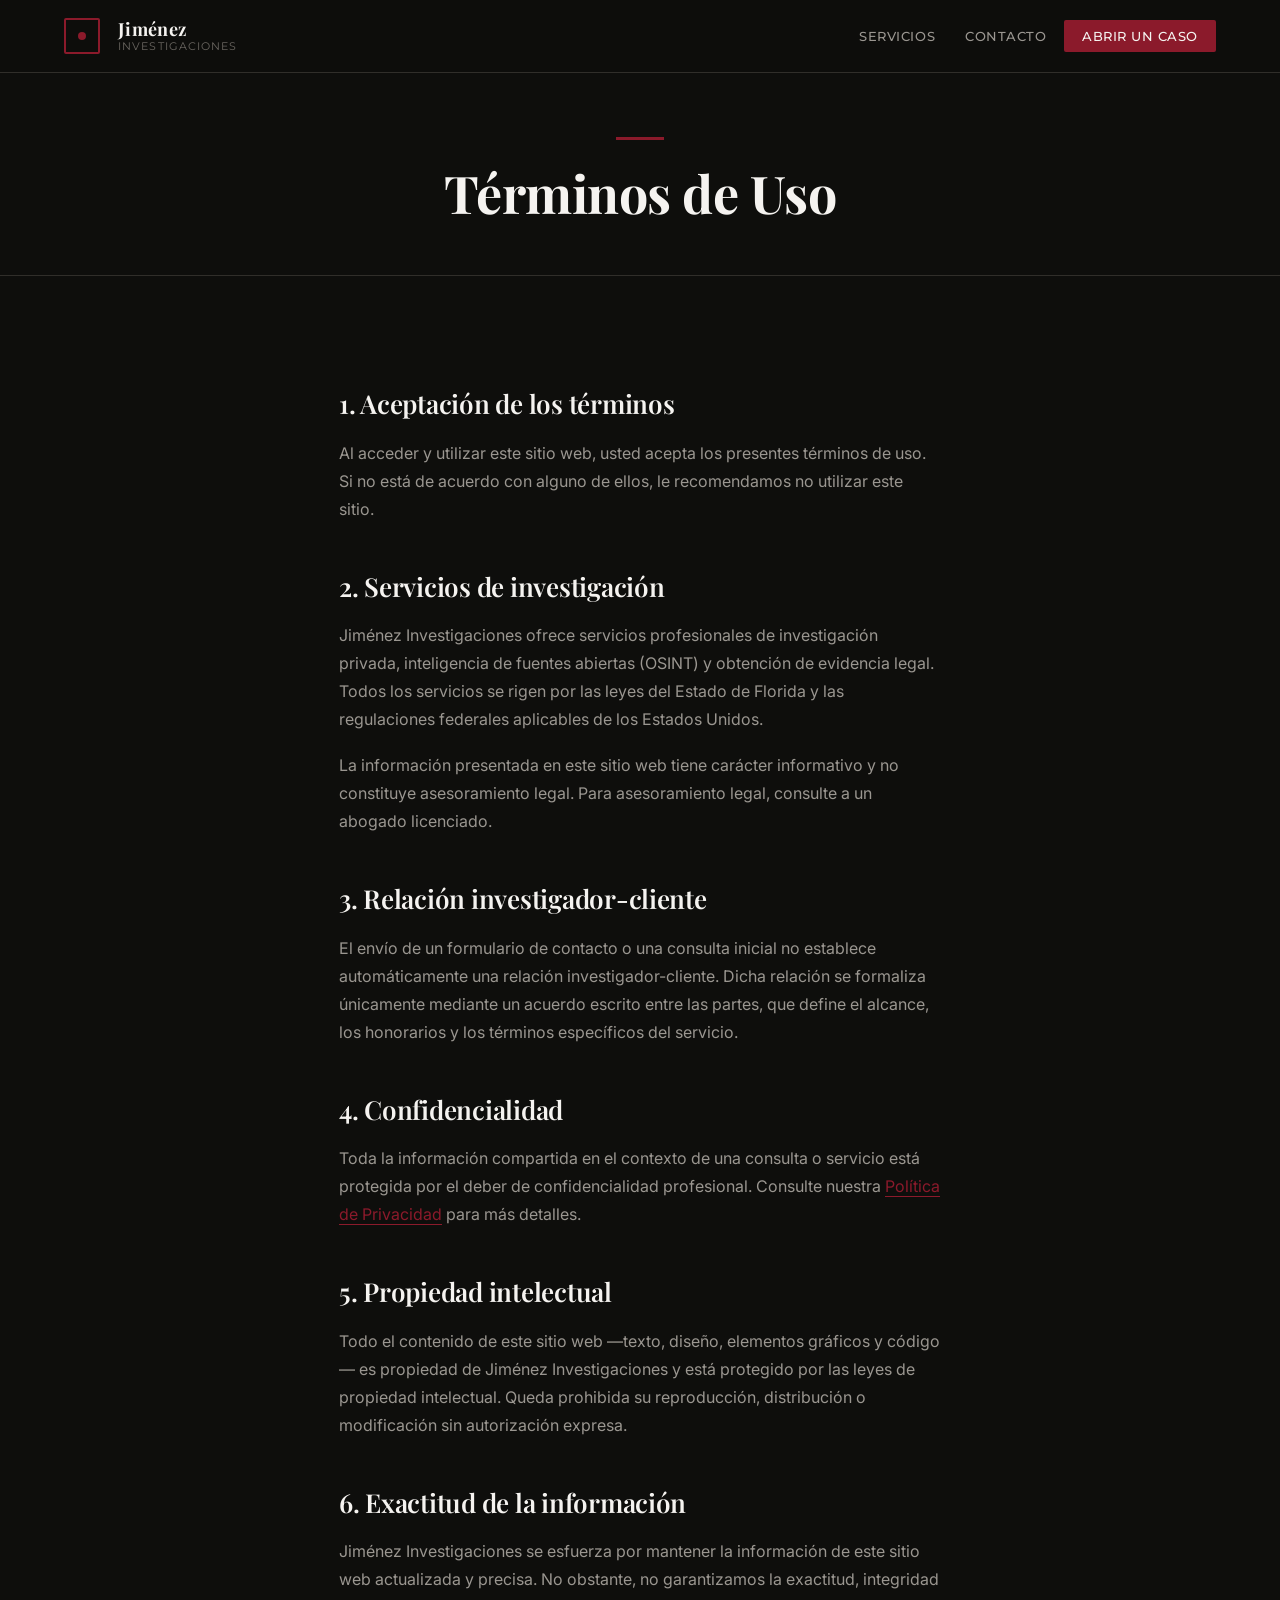
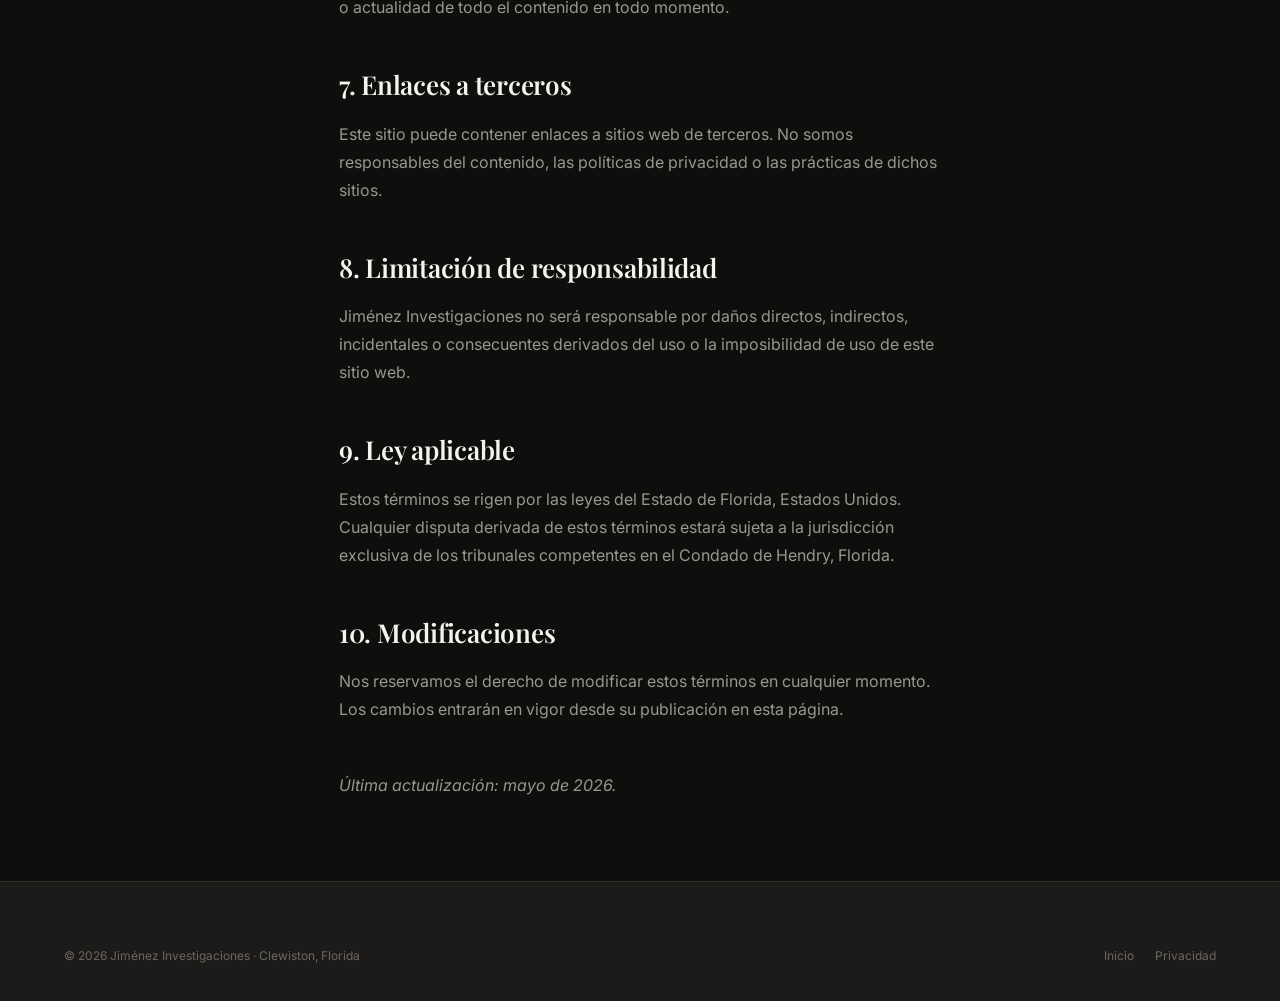
<file: terminos.html>
<!doctype html>
<html lang="es">
<head>
<meta charset="utf-8"/>
<meta name="viewport" content="width=device-width, initial-scale=1"/>
<title>Términos de Uso · Jiménez Investigaciones</title>
<meta property="og:title" content="Términos de Uso · Jiménez Investigaciones"/>
<meta property="og:type" content="website"/>
<link rel="icon" href="data:image/svg+xml,<svg xmlns='http://www.w3.org/2000/svg' viewBox='0 0 32 32'><rect width='32' height='32' rx='4' fill='%230E0E0C'/><rect x='4' y='4' width='24' height='24' rx='3' fill='none' stroke='%238B1A2B' stroke-width='2'/><circle cx='16' cy='16' r='4' fill='%238B1A2B'/></svg>"/>
<link rel="stylesheet" href="assets/styles.css"/>
</head>
<body>

<header class="site-header">
  <div class="site-header__inner">
    <a href="index.html" class="brand">
      <div class="brand__mark"></div>
      <span class="brand__name">Jiménez <small>Investigaciones</small></span>
    </a>
    <button class="nav-toggle" onclick="document.querySelector('.nav').classList.toggle('is-open')" aria-label="Menú">
      <svg width="24" height="24" viewBox="0 0 24 24" fill="none" stroke="currentColor" stroke-width="2"><path d="M3 6h18M3 12h18M3 18h18"/></svg>
    </button>
    <nav class="nav">
      <a href="servicios.html">Servicios</a>
      <a href="contacto.html">Contacto</a>
      <a href="contacto.html" class="cta-nav">Abrir un caso</a>
    </nav>
  </div>
</header>

<main>
  <section class="page-header">
    <div class="container">
      <div class="accent-line"></div>
      <h1>Términos de Uso</h1>
    </div>
  </section>

  <article class="prose">
    <h2>1. Aceptación de los términos</h2>
    <p>Al acceder y utilizar este sitio web, usted acepta los presentes términos de uso. Si no está de acuerdo con alguno de ellos, le recomendamos no utilizar este sitio.</p>

    <h2>2. Servicios de investigación</h2>
    <p>Jiménez Investigaciones ofrece servicios profesionales de investigación privada, inteligencia de fuentes abiertas (OSINT) y obtención de evidencia legal. Todos los servicios se rigen por las leyes del Estado de Florida y las regulaciones federales aplicables de los Estados Unidos.</p>
    <p>La información presentada en este sitio web tiene carácter informativo y no constituye asesoramiento legal. Para asesoramiento legal, consulte a un abogado licenciado.</p>

    <h2>3. Relación investigador-cliente</h2>
    <p>El envío de un formulario de contacto o una consulta inicial no establece automáticamente una relación investigador-cliente. Dicha relación se formaliza únicamente mediante un acuerdo escrito entre las partes, que define el alcance, los honorarios y los términos específicos del servicio.</p>

    <h2>4. Confidencialidad</h2>
    <p>Toda la información compartida en el contexto de una consulta o servicio está protegida por el deber de confidencialidad profesional. Consulte nuestra <a href="privacidad.html">Política de Privacidad</a> para más detalles.</p>

    <h2>5. Propiedad intelectual</h2>
    <p>Todo el contenido de este sitio web —texto, diseño, elementos gráficos y código— es propiedad de Jiménez Investigaciones y está protegido por las leyes de propiedad intelectual. Queda prohibida su reproducción, distribución o modificación sin autorización expresa.</p>

    <h2>6. Exactitud de la información</h2>
    <p>Jiménez Investigaciones se esfuerza por mantener la información de este sitio web actualizada y precisa. No obstante, no garantizamos la exactitud, integridad o actualidad de todo el contenido en todo momento.</p>

    <h2>7. Enlaces a terceros</h2>
    <p>Este sitio puede contener enlaces a sitios web de terceros. No somos responsables del contenido, las políticas de privacidad o las prácticas de dichos sitios.</p>

    <h2>8. Limitación de responsabilidad</h2>
    <p>Jiménez Investigaciones no será responsable por daños directos, indirectos, incidentales o consecuentes derivados del uso o la imposibilidad de uso de este sitio web.</p>

    <h2>9. Ley aplicable</h2>
    <p>Estos términos se rigen por las leyes del Estado de Florida, Estados Unidos. Cualquier disputa derivada de estos términos estará sujeta a la jurisdicción exclusiva de los tribunales competentes en el Condado de Hendry, Florida.</p>

    <h2>10. Modificaciones</h2>
    <p>Nos reservamos el derecho de modificar estos términos en cualquier momento. Los cambios entrarán en vigor desde su publicación en esta página.</p>

    <p style="margin-top:var(--space-6);font-style:italic;">Última actualización: mayo de 2026.</p>
  </article>
</main>

<footer class="site-footer">
  <div class="container">
    <div class="footer__bottom" style="border-top:none;padding-top:0;">
      <span>© 2026 Jiménez Investigaciones · Clewiston, Florida</span>
      <span><a href="index.html">Inicio</a> <a href="privacidad.html">Privacidad</a></span>
    </div>
  </div>
</footer>
</body>
</html>
</file>
<file: assets/styles.css>
/* ============================================================
   JIMÉNEZ INVESTIGACIONES — Styles
   Atemporal · Sobrio · Oxblood + Acero
   ============================================================ */
@import 'tokens.css';

/* ---------- RESET ---------- */
body { margin: 0; padding: 0; }
img { max-width: 100%; height: auto; display: block; }
ul, ol { padding-left: var(--space-4); margin: 0 0 var(--space-4); color: var(--fg-muted); }
li { margin-bottom: var(--space-1); }

/* ---------- CONTAINER ---------- */
.container {
  max-width: var(--max-w-container);
  margin: 0 auto;
  padding: 0 var(--space-4);
}
.container--narrow {
  max-width: var(--max-w-narrow);
}

/* ---------- SITE HEADER ---------- */
.site-header {
  position: sticky;
  top: 0;
  z-index: 100;
  background: rgba(14,14,12,0.92);
  backdrop-filter: blur(12px);
  -webkit-backdrop-filter: blur(12px);
  border-bottom: 1px solid var(--ji-line);
}
.site-header__inner {
  display: flex;
  align-items: center;
  justify-content: space-between;
  padding: var(--space-3) var(--space-4);
  max-width: var(--max-w-container);
  margin: 0 auto;
}
.brand {
  text-decoration: none;
  display: flex;
  align-items: center;
  gap: var(--space-3);
  color: var(--fg);
}
.brand__name {
  font-family: var(--font-display);
  font-weight: var(--fw-bold);
  font-size: 18px;
  letter-spacing: 0.02em;
  line-height: 1.2;
  color: var(--fg);
}
.brand__name small {
  display: block;
  font-family: var(--font-ui);
  font-weight: var(--fw-regular);
  font-size: 11px;
  letter-spacing: var(--tracking-wider);
  text-transform: uppercase;
  color: var(--ji-muted-2);
}
.brand__mark {
  width: 36px;
  height: 36px;
  border: 2px solid var(--ji-oxblood);
  border-radius: var(--radius-1);
  display: flex;
  align-items: center;
  justify-content: center;
  flex-shrink: 0;
}
.brand__mark::after {
  content: '';
  width: 8px;
  height: 8px;
  background: var(--ji-oxblood);
  border-radius: 50%;
}

.nav { display: flex; gap: var(--space-1); align-items: center; }
.nav a {
  color: var(--fg-muted);
  text-decoration: none;
  font-family: var(--font-ui);
  font-size: 13px;
  font-weight: var(--fw-medium);
  letter-spacing: var(--tracking-wide);
  text-transform: uppercase;
  padding: var(--space-1) var(--space-2);
  border-radius: var(--radius-1);
  transition: color var(--dur-fast), background var(--dur-fast);
}
.nav a:hover { color: var(--fg); background: rgba(255,255,255,0.04); }
.nav a.cta-nav {
  background: var(--ji-oxblood);
  color: var(--ji-white);
  padding: var(--space-1) var(--space-3);
  border-radius: var(--radius-1);
}
.nav a.cta-nav:hover { background: var(--ji-oxblood-light); color: var(--ji-white); }

/* Mobile nav */
.nav-toggle { display: none; background: none; border: none; color: var(--fg); cursor: pointer; padding: var(--space-1); }

/* ---------- HERO ---------- */
.hero {
  padding: var(--space-8) 0 var(--space-7);
  position: relative;
  overflow: hidden;
}
.hero__inner {
  display: grid;
  grid-template-columns: 1fr 1fr;
  gap: var(--space-7);
  align-items: center;
  max-width: var(--max-w-container);
  margin: 0 auto;
  padding: 0 var(--space-4);
}
.hero__content { position: relative; z-index: 2; }
.hero__eyebrow {
  font-family: var(--font-ui);
  font-size: var(--fs-caption);
  font-weight: var(--fw-semibold);
  text-transform: uppercase;
  letter-spacing: var(--tracking-wider);
  color: var(--ji-oxblood);
  margin-bottom: var(--space-3);
}
.hero__title {
  font-family: var(--font-display);
  font-weight: var(--fw-bold);
  font-size: var(--fs-h1);
  line-height: var(--lh-tight);
  color: var(--fg);
  margin-bottom: var(--space-4);
}
.hero__title .accent { color: var(--ji-oxblood); }
.hero__tagline {
  font-family: var(--font-display);
  font-style: italic;
  font-weight: var(--fw-regular);
  font-size: var(--fs-hero-tagline);
  color: var(--fg-muted);
  line-height: var(--lh-snug);
  margin-bottom: var(--space-5);
}
.hero__license {
  display: inline-flex;
  align-items: center;
  gap: var(--space-2);
  font-family: var(--font-mono);
  font-size: var(--fs-caption);
  color: var(--ji-muted-2);
  margin-bottom: var(--space-5);
  padding: var(--space-1) var(--space-3);
  border: 1px solid var(--ji-line-strong);
  border-radius: var(--radius-1);
}
.hero__license .dot {
  width: 6px;
  height: 6px;
  background: var(--ji-oxblood);
  border-radius: 50%;
}
.hero__actions { display: flex; gap: var(--space-3); flex-wrap: wrap; }
.hero__image {
  position: relative;
  z-index: 1;
}
.hero__image img {
  width: 100%;
  height: auto;
  border-radius: var(--radius-3);
  filter: grayscale(30%) brightness(0.95);
}
.hero__image::after {
  content: '';
  position: absolute;
  inset: -2px;
  border: 1px solid var(--ji-line-strong);
  border-radius: var(--radius-3);
  z-index: -1;
  transform: translate(8px, 8px);
}

/* Background texture */
.hero::before {
  content: '';
  position: absolute;
  top: 0; left: 0; right: 0; bottom: 0;
  background:
    radial-gradient(ellipse at 70% 30%, rgba(139,26,43,0.06) 0%, transparent 60%),
    radial-gradient(ellipse at 30% 70%, rgba(122,139,154,0.04) 0%, transparent 50%);
  z-index: 0;
  pointer-events: none;
}

/* ---------- BUTTONS ---------- */
.btn {
  display: inline-flex;
  align-items: center;
  gap: var(--space-2);
  padding: var(--space-3) var(--space-5);
  font-family: var(--font-ui);
  font-size: var(--fs-body-sm);
  font-weight: var(--fw-semibold);
  text-decoration: none;
  letter-spacing: var(--tracking-wide);
  text-transform: uppercase;
  border: none;
  border-radius: var(--radius-1);
  cursor: pointer;
  transition: all var(--dur-med) var(--ease-out);
}
.btn--primary {
  background: var(--ji-oxblood);
  color: var(--ji-white);
}
.btn--primary:hover {
  background: var(--ji-oxblood-light);
  color: var(--ji-white);
  box-shadow: var(--shadow-accent);
}
.btn--outline {
  background: transparent;
  color: var(--fg);
  border: 1px solid var(--ji-line-strong);
}
.btn--outline:hover {
  border-color: var(--ji-oxblood);
  color: var(--ji-oxblood-light);
  background: var(--ji-oxblood-subtle);
}
.btn--ghost {
  background: transparent;
  color: var(--fg-muted);
  padding: var(--space-2) var(--space-4);
}
.btn--ghost:hover {
  color: var(--fg);
  background: rgba(255,255,255,0.04);
}
.btn--lg {
  padding: var(--space-4) var(--space-6);
  font-size: var(--fs-body);
}

/* ---------- SECTIONS ---------- */
.section {
  padding: var(--space-8) 0;
  position: relative;
}
.section--panel {
  background: var(--ji-panel);
}
.section--border-top {
  border-top: 1px solid var(--ji-line);
}
.section__header {
  text-align: center;
  margin-bottom: var(--space-7);
}
.section__header .accent-line {
  margin-left: auto;
  margin-right: auto;
  margin-bottom: var(--space-4);
}
.section__header h2 {
  margin-bottom: var(--space-3);
}
.section__header p {
  max-width: var(--max-w-prose);
  margin: 0 auto;
  font-size: var(--fs-body-lg);
  color: var(--fg-muted);
}
.section__header--left {
  text-align: left;
}
.section__header--left .accent-line {
  margin-left: 0;
  margin-right: 0;
}

/* ---------- CARDS ---------- */
.card-grid {
  display: grid;
  grid-template-columns: repeat(auto-fill, minmax(320px, 1fr));
  gap: var(--space-4);
}
.card-grid--3 { grid-template-columns: repeat(auto-fill, minmax(340px, 1fr)); }

.card {
  background: var(--ji-panel);
  border: 1px solid var(--ji-line);
  border-radius: var(--radius-2);
  padding: var(--space-5);
  transition: all var(--dur-med) var(--ease-out);
  position: relative;
  overflow: hidden;
}
.card::before {
  content: '';
  position: absolute;
  top: 0; left: 0; right: 0;
  height: 3px;
  background: var(--ji-oxblood);
  transform: scaleX(0);
  transform-origin: left;
  transition: transform var(--dur-slow) var(--ease-out);
}
.card:hover {
  border-color: var(--ji-line-strong);
  box-shadow: var(--shadow-md);
  transform: translateY(-2px);
}
.card:hover::before {
  transform: scaleX(1);
}
.card__icon {
  width: 48px;
  height: 48px;
  display: flex;
  align-items: center;
  justify-content: center;
  background: var(--ji-oxblood-subtle);
  border-radius: var(--radius-1);
  margin-bottom: var(--space-4);
  color: var(--ji-oxblood);
}
.card__icon svg { width: 22px; height: 22px; }
.card h3 {
  font-size: var(--fs-h4);
  margin-bottom: var(--space-2);
}
.card p {
  font-size: var(--fs-body-sm);
  color: var(--fg-muted);
  margin-bottom: var(--space-3);
}
.card__link {
  font-family: var(--font-ui);
  font-size: var(--fs-caption);
  font-weight: var(--fw-semibold);
  text-transform: uppercase;
  letter-spacing: var(--tracking-wide);
  color: var(--ji-oxblood);
  text-decoration: none;
  display: inline-flex;
  align-items: center;
  gap: var(--space-1);
  transition: gap var(--dur-fast);
}
.card__link:hover { gap: var(--space-2); }

/* ---------- FEATURE ROW ---------- */
.feature-row {
  display: grid;
  grid-template-columns: 1fr 1fr;
  gap: var(--space-7);
  align-items: center;
  margin-bottom: var(--space-8);
}
.feature-row:last-child { margin-bottom: 0; }
.feature-row__content h3 {
  font-size: var(--fs-h3);
  margin-bottom: var(--space-3);
}
.feature-row__content p {
  font-size: var(--fs-body);
  color: var(--fg-muted);
  line-height: var(--lh-relaxed);
  margin-bottom: var(--space-4);
}
.feature-row__image {
  background: var(--ji-panel);
  border: 1px solid var(--ji-line);
  border-radius: var(--radius-3);
  padding: var(--space-6);
  display: flex;
  align-items: center;
  justify-content: center;
  min-height: 240px;
  position: relative;
  overflow: hidden;
}
.feature-row__image img {
  max-width: 80%;
  opacity: 0.8;
}

/* ---------- TESTIMONIAL ---------- */
.testimonial {
  background: var(--ji-panel);
  border-left: 3px solid var(--ji-oxblood);
  padding: var(--space-5) var(--space-6);
  border-radius: 0 var(--radius-2) var(--radius-2) 0;
  max-width: var(--max-w-narrow);
  margin: 0 auto;
}
.testimonial__text {
  font-family: var(--font-display);
  font-style: italic;
  font-size: var(--fs-body-lg);
  line-height: var(--lh-relaxed);
  color: var(--fg);
  margin-bottom: var(--space-4);
}
.testimonial__author {
  font-family: var(--font-ui);
  font-size: var(--fs-caption);
  font-weight: var(--fw-semibold);
  text-transform: uppercase;
  letter-spacing: var(--tracking-wide);
  color: var(--ji-muted);
}

/* ---------- TRUST BAR ---------- */
.trust-bar {
  display: flex;
  justify-content: center;
  gap: var(--space-7);
  flex-wrap: wrap;
  padding: var(--space-5) 0;
}
.trust-item {
  display: flex;
  align-items: center;
  gap: var(--space-3);
  color: var(--fg-muted);
  font-family: var(--font-ui);
  font-size: var(--fs-caption);
  font-weight: var(--fw-medium);
  text-transform: uppercase;
  letter-spacing: var(--tracking-wide);
}
.trust-item__icon {
  width: 32px;
  height: 32px;
  display: flex;
  align-items: center;
  justify-content: center;
  color: var(--ji-oxblood);
}
.trust-item__icon svg { width: 18px; height: 18px; }

/* ---------- PROCESS STEPS ---------- */
.process-steps {
  display: grid;
  grid-template-columns: repeat(auto-fit, minmax(220px, 1fr));
  gap: var(--space-4);
  counter-reset: step;
}
.process-step {
  position: relative;
  padding: var(--space-5) var(--space-4);
  background: var(--ji-panel);
  border: 1px solid var(--ji-line);
  border-radius: var(--radius-2);
  text-align: center;
}
.process-step__number {
  width: 40px;
  height: 40px;
  border: 2px solid var(--ji-oxblood);
  border-radius: 50%;
  display: flex;
  align-items: center;
  justify-content: center;
  margin: 0 auto var(--space-3);
  font-family: var(--font-display);
  font-size: 18px;
  font-weight: var(--fw-bold);
  color: var(--ji-oxblood);
}
.process-step h4 {
  font-size: var(--fs-body);
  margin-bottom: var(--space-2);
}
.process-step p {
  font-size: var(--fs-body-sm);
  color: var(--fg-muted);
  margin: 0;
}

/* ---------- FOUNDER CARD (prominent) ---------- */
.founder-card {
  display: grid;
  grid-template-columns: 280px 1fr;
  gap: var(--space-6);
  background: var(--ji-panel);
  border: 1px solid var(--ji-line);
  border-radius: var(--radius-3);
  overflow: hidden;
  max-width: var(--max-w-narrow);
  margin: 0 auto;
}
.founder-card__image img {
  width: 100%;
  height: 100%;
  object-fit: cover;
  filter: grayscale(20%);
}
.founder-card__content {
  padding: var(--space-6) var(--space-6) var(--space-6) 0;
  display: flex;
  flex-direction: column;
  justify-content: center;
}
.founder-card__name {
  font-family: var(--font-display);
  font-size: var(--fs-h3);
  font-weight: var(--fw-bold);
  color: var(--fg);
  margin-bottom: var(--space-1);
}
.founder-card__title {
  font-family: var(--font-ui);
  font-size: var(--fs-caption);
  text-transform: uppercase;
  letter-spacing: var(--tracking-wider);
  color: var(--ji-oxblood);
  margin-bottom: var(--space-4);
}
.founder-card__bio {
  font-size: var(--fs-body-sm);
  color: var(--fg-muted);
  line-height: var(--lh-relaxed);
  margin-bottom: var(--space-4);
}
.founder-card__creds {
  display: flex;
  gap: var(--space-3);
  flex-wrap: wrap;
}
.cred-badge {
  display: inline-flex;
  align-items: center;
  gap: var(--space-1);
  padding: var(--space-1) var(--space-2);
  background: var(--ji-oxblood-subtle);
  border-radius: var(--radius-1);
  font-family: var(--font-mono);
  font-size: 11px;
  color: var(--ji-oxblood-light);
}

/* ---------- CTA SECTION ---------- */
.cta-section {
  text-align: center;
  padding: var(--space-8) 0;
  position: relative;
}
.cta-section::before {
  content: '';
  position: absolute;
  inset: 0;
  background: radial-gradient(ellipse at center, rgba(139,26,43,0.08) 0%, transparent 60%);
  pointer-events: none;
}
.cta-section h2 {
  font-size: var(--fs-h2);
  margin-bottom: var(--space-3);
}
.cta-section p {
  max-width: var(--max-w-prose);
  margin: 0 auto var(--space-5);
  font-size: var(--fs-body-lg);
  color: var(--fg-muted);
}
.cta-section .btn { margin: 0 var(--space-2); }

/* ---------- CONTACT FORM ---------- */
.form {
  max-width: 680px;
  margin: 0 auto;
}
.form-group {
  margin-bottom: var(--space-4);
}
.form-group label {
  display: block;
  font-family: var(--font-ui);
  font-size: var(--fs-caption);
  font-weight: var(--fw-semibold);
  text-transform: uppercase;
  letter-spacing: var(--tracking-wide);
  color: var(--fg-muted);
  margin-bottom: var(--space-2);
}
.form-group input,
.form-group textarea,
.form-group select {
  width: 100%;
  padding: var(--space-3) var(--space-4);
  background: var(--ji-panel);
  border: 1px solid var(--ji-line);
  border-radius: var(--radius-1);
  color: var(--fg);
  font-family: var(--font-body);
  font-size: var(--fs-body);
  transition: border-color var(--dur-fast);
}
.form-group input:focus,
.form-group textarea:focus,
.form-group select:focus {
  outline: none;
  border-color: var(--ji-oxblood);
  box-shadow: 0 0 0 3px var(--ji-oxblood-subtle);
}
.form-group textarea { min-height: 140px; resize: vertical; }
.form-disclaimer {
  font-size: var(--fs-caption);
  color: var(--ji-muted-2);
  margin-bottom: var(--space-4);
  line-height: var(--lh-normal);
}
.form-disclaimer a { color: var(--ji-muted); }

/* ---------- SERVICE PAGE SPECIFIC ---------- */
.service-hero {
  padding: var(--space-7) 0 var(--space-5);
  text-align: center;
}
.service-hero .accent-line { margin: 0 auto var(--space-4); }
.service-hero h1 { margin-bottom: var(--space-3); }
.service-hero p {
  max-width: var(--max-w-prose);
  margin: 0 auto;
  font-size: var(--fs-body-lg);
  color: var(--fg-muted);
}
.service-detail {
  padding: var(--space-7) 0;
}
.service-detail__grid {
  display: grid;
  grid-template-columns: 1fr 1fr;
  gap: var(--space-6);
  align-items: start;
}
.service-detail__content h3 {
  font-size: var(--fs-h4);
  margin-bottom: var(--space-3);
  color: var(--fg);
}
.service-detail__content ul {
  list-style: none;
  padding: 0;
}
.service-detail__content li {
  padding: var(--space-2) 0;
  padding-left: var(--space-5);
  position: relative;
  color: var(--fg-muted);
  font-size: var(--fs-body-sm);
  line-height: var(--lh-relaxed);
}
.service-detail__content li::before {
  content: '';
  position: absolute;
  left: 0;
  top: 50%;
  transform: translateY(-50%);
  width: 6px;
  height: 6px;
  background: var(--ji-oxblood);
  border-radius: 50%;
}
.service-detail__sidebar {
  background: var(--ji-panel);
  border: 1px solid var(--ji-line);
  border-radius: var(--radius-3);
  padding: var(--space-6);
  position: sticky;
  top: 100px;
}
.service-detail__sidebar h4 {
  font-size: var(--fs-body);
  margin-bottom: var(--space-3);
  color: var(--fg);
}
.service-detail__sidebar .btn {
  width: 100%;
  justify-content: center;
  margin-top: var(--space-4);
}

/* ---------- PAGE HEADER (Inner pages) ---------- */
.page-header {
  padding: var(--space-7) 0 var(--space-5);
  text-align: center;
  border-bottom: 1px solid var(--ji-line);
}
.page-header .accent-line {
  margin: 0 auto var(--space-4);
}
.page-header h1 {
  margin-bottom: var(--space-3);
}

/* ---------- LEGAL / PROSE ---------- */
.prose {
  max-width: var(--max-w-prose);
  margin: 0 auto;
  padding: var(--space-7) var(--space-4);
}
.prose h2 {
  font-size: var(--fs-h3);
  margin-top: var(--space-6);
  margin-bottom: var(--space-3);
}
.prose h3 {
  font-size: var(--fs-h4);
  margin-top: var(--space-5);
  margin-bottom: var(--space-2);
}
.prose p {
  line-height: var(--lh-relaxed);
  margin-bottom: var(--space-3);
}
.prose ul, .prose ol {
  margin-bottom: var(--space-4);
}

/* ---------- FOOTER ---------- */
.site-footer {
  background: var(--ji-panel);
  border-top: 1px solid var(--ji-line);
  padding: var(--space-7) 0 var(--space-5);
}
.footer__grid {
  display: grid;
  grid-template-columns: 2fr 1fr 1fr 1fr;
  gap: var(--space-6);
  margin-bottom: var(--space-6);
}
.footer__brand .brand__name {
  font-size: 20px;
  margin-bottom: var(--space-2);
}
.footer__brand p {
  font-size: var(--fs-body-sm);
  color: var(--fg-muted);
  max-width: 280px;
}
.footer__col h4 {
  font-size: var(--fs-caption);
  font-weight: var(--fw-semibold);
  text-transform: uppercase;
  letter-spacing: var(--tracking-wider);
  color: var(--fg);
  margin-bottom: var(--space-4);
}
.footer__col a {
  display: block;
  font-size: var(--fs-body-sm);
  color: var(--fg-muted);
  text-decoration: none;
  margin-bottom: var(--space-2);
  transition: color var(--dur-fast);
}
.footer__col a:hover { color: var(--fg); }
.footer__bottom {
  border-top: 1px solid var(--ji-line);
  padding-top: var(--space-4);
  display: flex;
  justify-content: space-between;
  align-items: center;
  flex-wrap: wrap;
  gap: var(--space-3);
  font-size: var(--fs-caption);
  color: var(--ji-muted-2);
}
.footer__bottom a {
  color: var(--ji-muted-2);
  text-decoration: none;
  margin-left: var(--space-3);
}
.footer__bottom a:hover { color: var(--fg-muted); }

/* ---------- 404 PAGE ---------- */
.error-page {
  text-align: center;
  padding: var(--space-9) var(--space-4);
  min-height: 70vh;
  display: flex;
  flex-direction: column;
  align-items: center;
  justify-content: center;
}
.error-page__code {
  font-family: var(--font-display);
  font-size: 120px;
  font-weight: var(--fw-black);
  color: var(--ji-line-strong);
  line-height: 1;
  margin-bottom: var(--space-3);
}
.error-page h2 {
  margin-bottom: var(--space-3);
}
.error-page p {
  max-width: 400px;
  margin-bottom: var(--space-5);
}

/* ---------- RESPONSIVE ---------- */
@media (max-width: 900px) {
  :root {
    --fs-h1: 36px;
    --fs-h2: 28px;
    --fs-h3: 22px;
    --fs-display: 48px;
    --fs-hero-tagline: 18px;
  }

  .nav { display: none; }
  .nav.is-open { display: flex; flex-direction: column; position: absolute; top: 100%; left: 0; right: 0; background: var(--ji-black); border-bottom: 1px solid var(--ji-line); padding: var(--space-4); z-index: 99; }
  .nav-toggle { display: block; }

  .hero__inner {
    grid-template-columns: 1fr;
    gap: var(--space-5);
  }
  .hero__image { order: -1; max-width: 320px; margin: 0 auto; }
  .hero__image::after { display: none; }

  .feature-row {
    grid-template-columns: 1fr;
    gap: var(--space-5);
  }
  .feature-row__image { order: -1; }

  .founder-card {
    grid-template-columns: 1fr;
  }
  .founder-card__image { max-height: 280px; }
  .founder-card__content { padding: var(--space-5); }

  .service-detail__grid {
    grid-template-columns: 1fr;
  }

  .footer__grid {
    grid-template-columns: 1fr 1fr;
  }

  .card-grid { grid-template-columns: 1fr; }
  .card-grid--3 { grid-template-columns: 1fr; }
  .process-steps { grid-template-columns: 1fr; }
}

@media (max-width: 600px) {
  :root {
    --fs-h1: 30px;
    --fs-h2: 24px;
    --fs-h3: 20px;
  }
  .container { padding: 0 var(--space-3); }
  .hero { padding: var(--space-5) 0 var(--space-6); }
  .hero__actions { flex-direction: column; }
  .hero__actions .btn { width: 100%; justify-content: center; }
  .section { padding: var(--space-6) 0; }
  .footer__grid { grid-template-columns: 1fr; }
  .footer__bottom { flex-direction: column; text-align: center; }
}
</file>
